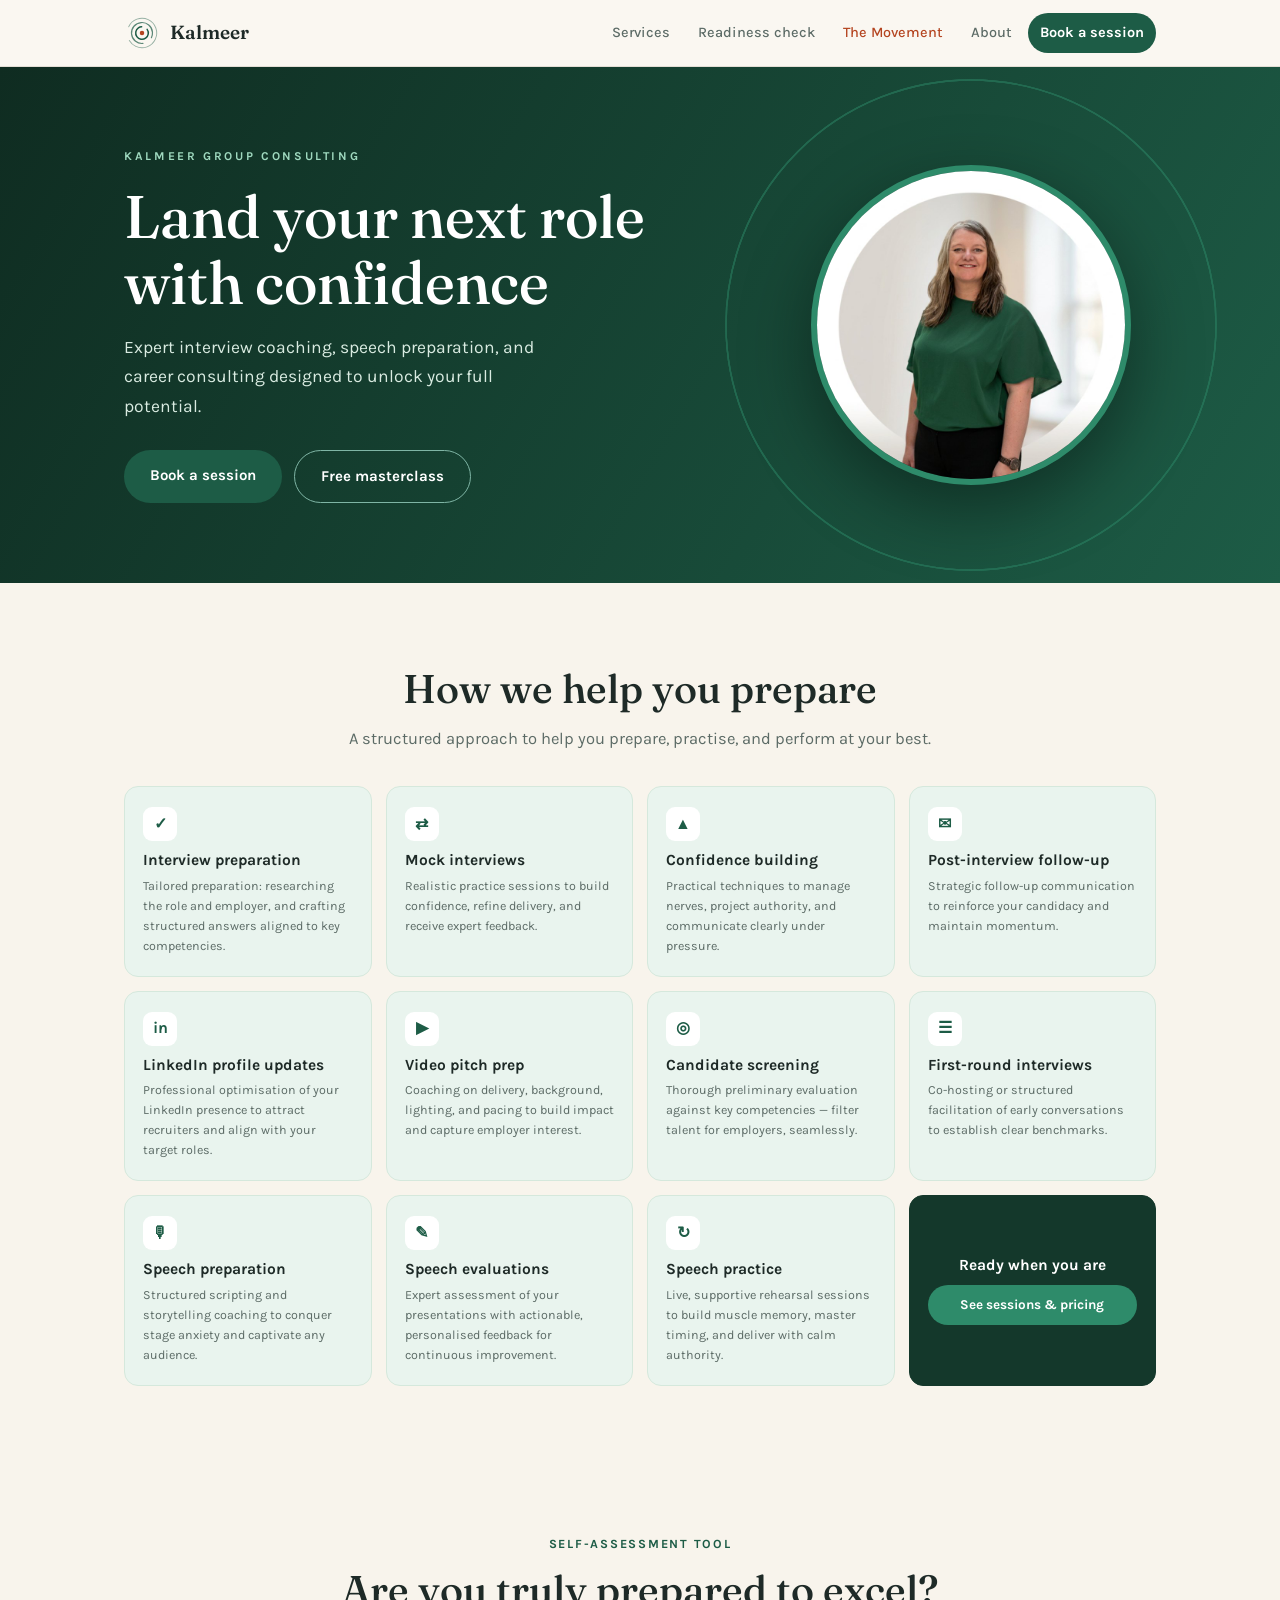
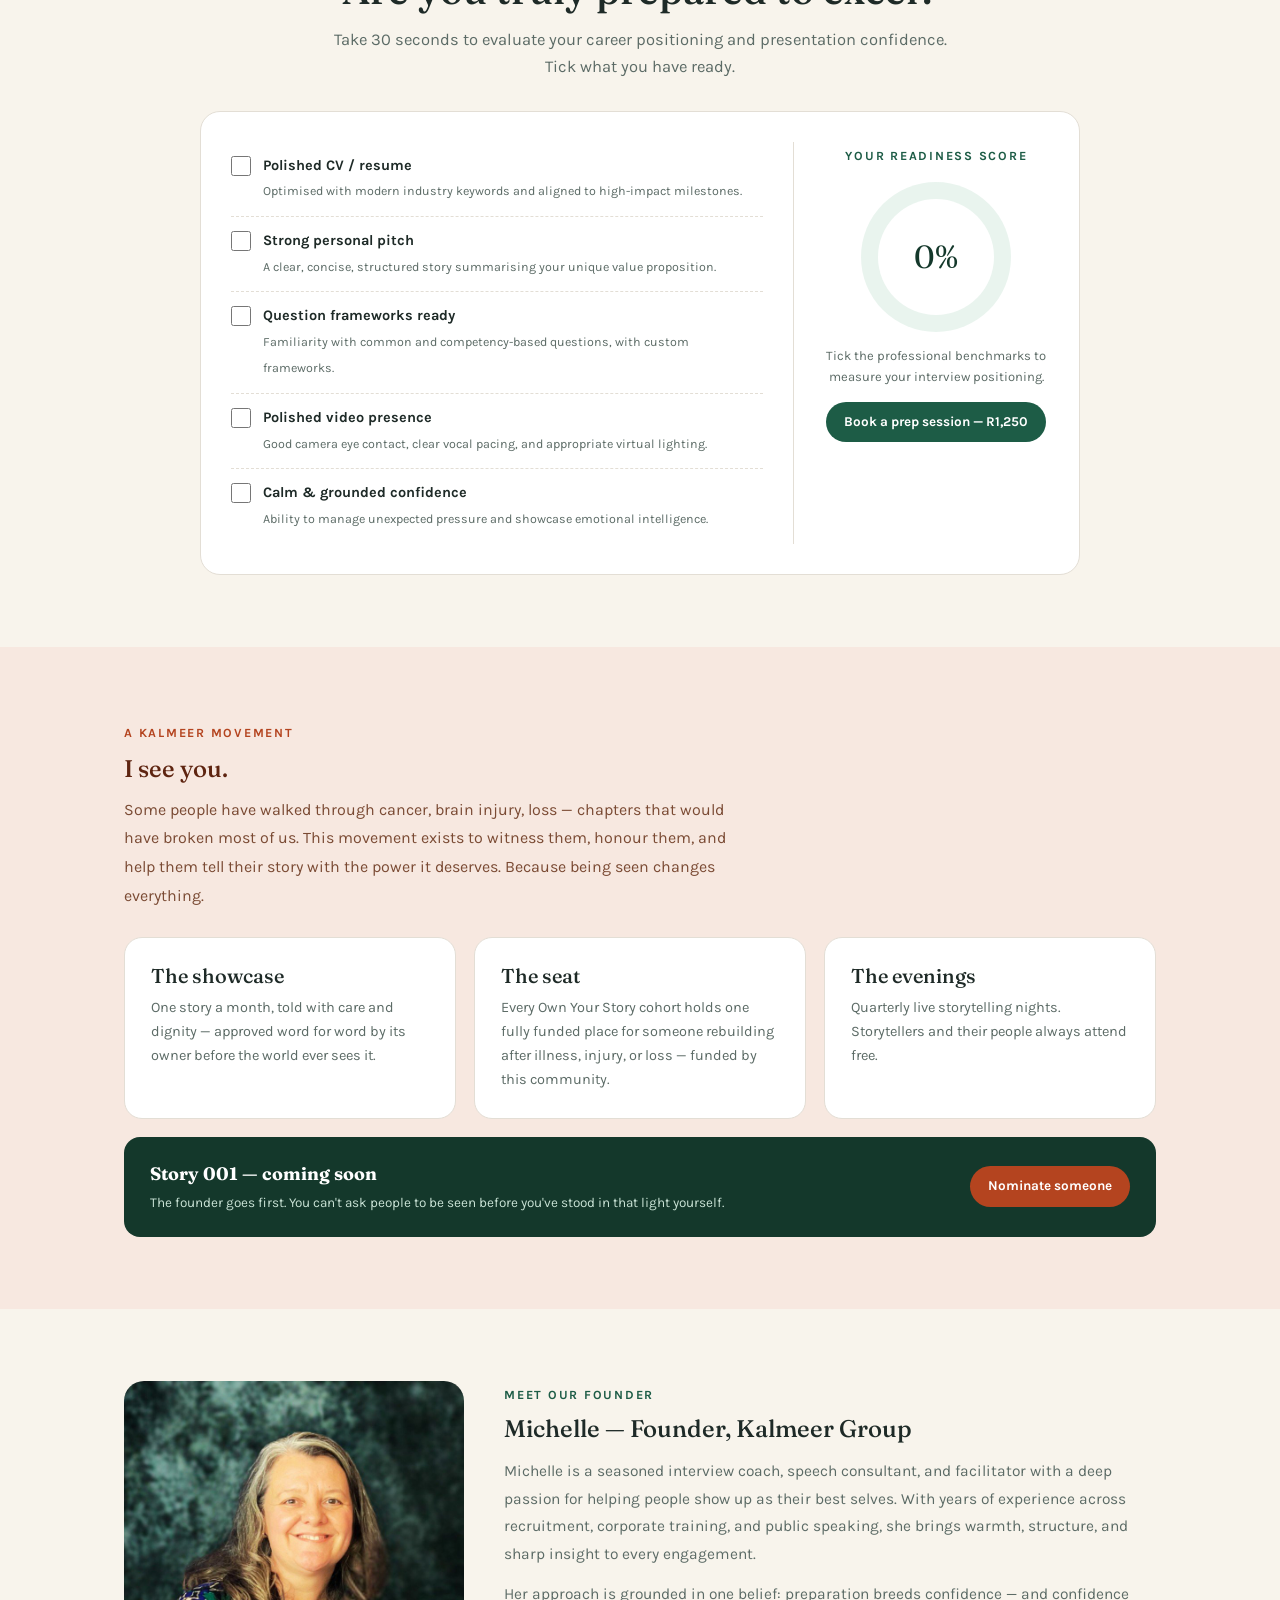
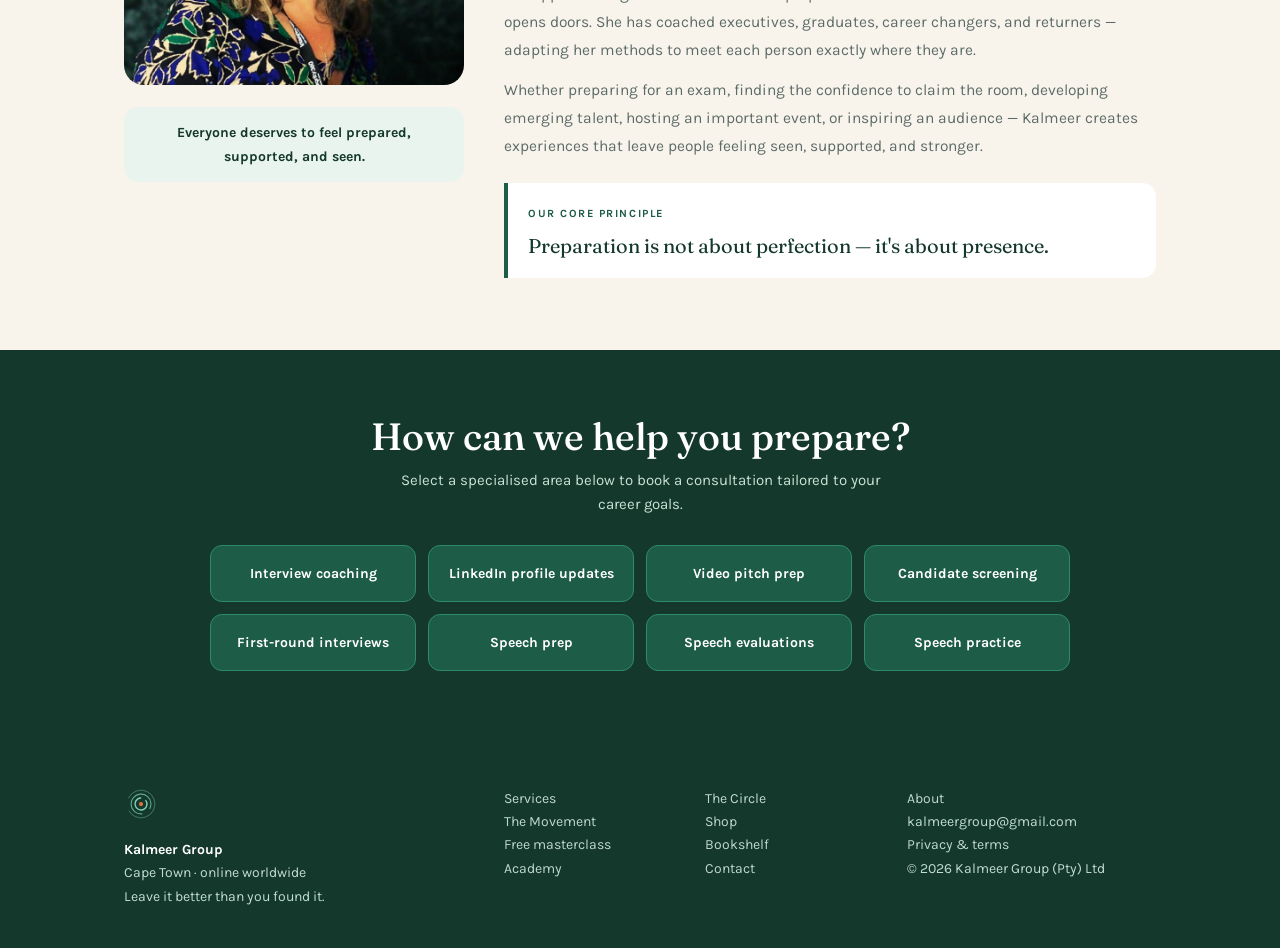
<file: index.html>
<!DOCTYPE html>
<html lang="en">
<head>
<meta charset="UTF-8">
<meta name="viewport" content="width=device-width, initial-scale=1.0">
<title>Kalmeer — Land Your Next Role With Confidence</title>
<meta name="description" content="Expert interview coaching, speech preparation, and career consulting designed to unlock your full potential. Book a session from R1,250. Cape Town, online worldwide.">
<link rel="canonical" href="https://www.kalmeergroup.com/">
<meta property="og:title" content="Kalmeer — Land Your Next Role With Confidence">
<meta property="og:description" content="Expert interview coaching, speech preparation, and career consulting. Preparation is not about perfection — it's about presence.">
<meta property="og:type" content="website">
<meta property="og:url" content="https://www.kalmeergroup.com/">
<meta property="og:image" content="https://www.kalmeergroup.com/michelle-hero.jpg">
<link rel="icon" type="image/svg+xml" href="logo-mark.svg">
<link rel="preconnect" href="https://fonts.googleapis.com">
<link href="https://fonts.googleapis.com/css2?family=Fraunces:opsz,wght@9..144,400;9..144,500;9..144,600&family=Karla:wght@400;500;700&display=swap" rel="stylesheet">
<link rel="stylesheet" href="styles.css">
<style>
.hero5{background:linear-gradient(120deg,#0F2C21,#1D5C46);color:#fff;position:relative;overflow:hidden}
.hero5 .wrap{display:grid;grid-template-columns:1.25fr .75fr;gap:44px;align-items:center;padding-top:80px;padding-bottom:80px;position:relative}
.hero5 .overline{font-size:12px;letter-spacing:.22em;text-transform:uppercase;font-weight:700;color:#9FD9BF;margin-bottom:16px;display:block}
.hero5 h1{font-size:clamp(38px,5.4vw,60px);line-height:1.1;margin:0 0 18px;color:#fff}
.hero5 .lede{font-size:17.5px;color:#D9EBE1;margin:0 0 28px;max-width:440px;line-height:1.7}
.face-wrap{position:relative;display:flex;align-items:center;justify-content:center}
.face-wrap svg{position:absolute;opacity:.5}
.face-wrap svg circle{fill:none;stroke:#2E8B6A;stroke-width:1.4;transform-origin:center;animation:ripple 7s ease-out infinite}
.face-wrap svg circle:nth-child(2){animation-delay:2.3s}
.face-wrap svg circle:nth-child(3){animation-delay:4.6s}
@keyframes ripple{0%{transform:scale(.35);opacity:0}25%{opacity:.8}100%{transform:scale(1.1);opacity:0}}
@media (prefers-reduced-motion:reduce){.face-wrap svg circle{animation:none;opacity:.3}}
.face{width:min(320px,78vw);height:min(320px,78vw);border-radius:50%;object-fit:cover;border:6px solid #2E8B6A;position:relative;box-shadow:0 24px 70px rgba(0,0,0,.4)}
.svc{background:var(--mist);border:1px solid #D5E8DC;border-radius:14px;padding:20px 18px}
.svc h3{font-size:15.5px;margin:10px 0 6px;font-family:'Karla',sans-serif;font-weight:700}
.svc p{font-size:12.5px;color:var(--ink-soft);line-height:1.6;margin:0}
.svc .ic{width:34px;height:34px;border-radius:9px;background:#fff;display:flex;align-items:center;justify-content:center;color:var(--teal);font-size:16px;font-weight:700}
.readiness{background:var(--sand)}
.check-card{background:#fff;border:1px solid var(--line);border-radius:20px;padding:30px;display:grid;grid-template-columns:1.35fr .65fr;gap:30px;max-width:880px;margin:0 auto}
.check-item{display:flex;gap:12px;align-items:flex-start;padding:12px 0;border-bottom:1px dashed var(--line);cursor:pointer}
.check-item input{width:20px;height:20px;margin-top:2px;accent-color:var(--teal);flex:none;cursor:pointer}
.check-item b{display:block;font-size:14.5px}
.check-item span{font-size:12.5px;color:var(--ink-soft);line-height:1.55}
.score-side{text-align:center;border-left:1px solid var(--line);padding-left:30px}
.score-ring{width:150px;height:150px;border-radius:50%;margin:14px auto;display:flex;align-items:center;justify-content:center;background:conic-gradient(var(--teal) 0deg,var(--mist) 0deg)}
.score-ring span{background:#fff;width:116px;height:116px;border-radius:50%;display:flex;align-items:center;justify-content:center;font-family:'Fraunces',serif;font-size:32px;color:var(--deep)}
.founder{display:grid;grid-template-columns:minmax(0,340px) minmax(0,1fr);gap:40px;align-items:start}
.founder img{width:100%;border-radius:20px}
.pullquote{background:var(--mist);border-radius:14px;padding:14px 18px;text-align:center;font-size:14px;font-weight:700;color:var(--deep);margin-top:14px}
.principle{background:#fff;border-left:4px solid var(--teal);border-radius:0 14px 14px 0;padding:16px 20px;margin-top:22px}
.principle .eyebrow{font-size:11px}
.principle p{font-family:'Fraunces',serif;font-size:20px;color:var(--deep);margin:4px 0 0}
.cta-grid{background:var(--deep);color:#fff;text-align:center;padding:64px 0}
.cta-grid h2{color:#fff;font-size:clamp(26px,4vw,38px);margin-bottom:8px}
.cta-grid p{color:#C9E2D5;max-width:520px;margin:0 auto 28px;font-size:15px}
.cta-btns{display:grid;grid-template-columns:repeat(auto-fit,minmax(190px,1fr));gap:12px;max-width:860px;margin:0 auto}
.cta-btns a{background:#1D5C46;border:1px solid #2E8B6A;color:#fff;border-radius:12px;padding:16px 12px;font-size:14px;font-weight:700;text-decoration:none;transition:background .15s}
.cta-btns a:hover{background:#2E8B6A}
@media(max-width:840px){.hero5 .wrap{grid-template-columns:1fr;text-align:center;padding-top:52px;padding-bottom:52px}.hero5 .lede{margin-left:auto;margin-right:auto}.face-wrap{order:-1}.check-card{grid-template-columns:1fr}.score-side{border-left:none;padding-left:0;border-top:1px solid var(--line);padding-top:22px}.founder{grid-template-columns:1fr}.founder img{max-width:340px;margin:0 auto;display:block}}
</style>
<script type="application/ld+json">{"@context":"https://schema.org","@type":"Organization","name":"Kalmeer Group","url":"https://www.kalmeergroup.com","logo":"https://www.kalmeergroup.com/logo-mark.svg","slogan":"Bringing calm to the chaos","description":"Interview coaching, speech preparation, and career consulting. Cape Town based, online worldwide.","address":{"@type":"PostalAddress","addressLocality":"Cape Town","addressCountry":"ZA"},"areaServed":"Worldwide","email":"kalmeergroup@gmail.com"}</script>
</head>
<body>
<nav>
  <div class="nav-inner">
    <a class="logo" href="index.html"><svg width="36" height="36" viewBox="0 0 120 120" aria-hidden="true"><g transform="translate(60,60)"><circle r="7.5" fill="#B4441F"/><circle r="21" fill="none" stroke="#1D5C46" stroke-width="5" stroke-linecap="round" stroke-dasharray="108 24" transform="rotate(-35)"/><circle r="35" fill="none" stroke="#1D5C46" stroke-width="4" stroke-linecap="round" opacity="0.72" stroke-dasharray="183 37" transform="rotate(85)"/><circle r="49" fill="none" stroke="#1D5C46" stroke-width="3" stroke-linecap="round" opacity="0.45" stroke-dasharray="259 49" transform="rotate(205)"/></g></svg><span>Kalmeer</span></a>
    <button class="nav-toggle" aria-label="Menu" onclick="document.querySelector('.nav-links').classList.toggle('open')">☰</button>
    <div class="nav-links">
      <a href="coaching.html">Services</a>
      <a href="#readiness">Readiness check</a>
      <a href="i-see-you.html" class="iseeyou">The Movement</a>
      <a href="about.html">About</a>
      <a class="btn btn-primary btn-small" href="coaching.html">Book a session</a>
    </div>
  </div>
</nav>
<main>

<header class="hero5">
  <div class="wrap">
    <div>
      <span class="overline">Kalmeer Group Consulting</span>
      <h1>Land your next role with confidence</h1>
      <p class="lede">Expert interview coaching, speech preparation, and career consulting designed to unlock your full potential.</p>
      <div style="display:flex;gap:12px;flex-wrap:wrap">
        <a class="btn btn-primary" href="coaching.html">Book a session</a>
        <a class="btn" style="background:transparent;color:#fff;border:1.5px solid #7FB5A5" href="masterclass.html">Free masterclass</a>
      </div>
    </div>
    <div class="face-wrap">
      <svg width="540" height="540" viewBox="0 0 540 540" aria-hidden="true"><circle cx="270" cy="270" r="245"/><circle cx="270" cy="270" r="245"/><circle cx="270" cy="270" r="245"/></svg>
      <img class="face" src="michelle-hero.jpg" alt="Michelle, founder of Kalmeer">
    </div>
  </div>
</header>

<section><div class="wrap">
  <div class="center sec-head" style="margin:0 auto 34px;text-align:center">
    <h2>How we help you prepare</h2>
    <p>A structured approach to help you prepare, practise, and perform at your best.</p>
  </div>
  <div class="grid" style="grid-template-columns:repeat(auto-fit,minmax(200px,1fr));gap:14px">
    <div class="svc"><div class="ic">✓</div><h3>Interview preparation</h3><p>Tailored preparation: researching the role and employer, and crafting structured answers aligned to key competencies.</p></div>
    <div class="svc"><div class="ic">⇄</div><h3>Mock interviews</h3><p>Realistic practice sessions to build confidence, refine delivery, and receive expert feedback.</p></div>
    <div class="svc"><div class="ic">▲</div><h3>Confidence building</h3><p>Practical techniques to manage nerves, project authority, and communicate clearly under pressure.</p></div>
    <div class="svc"><div class="ic">✉</div><h3>Post-interview follow-up</h3><p>Strategic follow-up communication to reinforce your candidacy and maintain momentum.</p></div>
    <div class="svc"><div class="ic">in</div><h3>LinkedIn profile updates</h3><p>Professional optimisation of your LinkedIn presence to attract recruiters and align with your target roles.</p></div>
    <div class="svc"><div class="ic">▶</div><h3>Video pitch prep</h3><p>Coaching on delivery, background, lighting, and pacing to build impact and capture employer interest.</p></div>
    <div class="svc"><div class="ic">◎</div><h3>Candidate screening</h3><p>Thorough preliminary evaluation against key competencies — filter talent for employers, seamlessly.</p></div>
    <div class="svc"><div class="ic">☰</div><h3>First-round interviews</h3><p>Co-hosting or structured facilitation of early conversations to establish clear benchmarks.</p></div>
    <div class="svc"><div class="ic">🎙</div><h3>Speech preparation</h3><p>Structured scripting and storytelling coaching to conquer stage anxiety and captivate any audience.</p></div>
    <div class="svc"><div class="ic">✎</div><h3>Speech evaluations</h3><p>Expert assessment of your presentations with actionable, personalised feedback for continuous improvement.</p></div>
    <div class="svc"><div class="ic">↻</div><h3>Speech practice</h3><p>Live, supportive rehearsal sessions to build muscle memory, master timing, and deliver with calm authority.</p></div>
    <div class="svc" style="background:var(--deep);border-color:var(--deep);display:flex;flex-direction:column;justify-content:center;text-align:center"><h3 style="color:#fff;margin:0 0 10px">Ready when you are</h3><a class="btn btn-primary btn-small" style="background:#2E8B6A" href="coaching.html">See sessions &amp; pricing</a></div>
  </div>
</div></section>

<section class="readiness" id="readiness"><div class="wrap">
  <div class="center sec-head" style="margin:0 auto 30px;text-align:center">
    <span class="eyebrow">Self-assessment tool</span>
    <h2>Are you truly prepared to excel?</h2>
    <p>Take 30 seconds to evaluate your career positioning and presentation confidence. Tick what you have ready.</p>
  </div>
  <div class="check-card">
    <div>
      <label class="check-item"><input type="checkbox" onchange="scoreUp()"><div><b>Polished CV / resume</b><span>Optimised with modern industry keywords and aligned to high-impact milestones.</span></div></label>
      <label class="check-item"><input type="checkbox" onchange="scoreUp()"><div><b>Strong personal pitch</b><span>A clear, concise, structured story summarising your unique value proposition.</span></div></label>
      <label class="check-item"><input type="checkbox" onchange="scoreUp()"><div><b>Question frameworks ready</b><span>Familiarity with common and competency-based questions, with custom frameworks.</span></div></label>
      <label class="check-item"><input type="checkbox" onchange="scoreUp()"><div><b>Polished video presence</b><span>Good camera eye contact, clear vocal pacing, and appropriate virtual lighting.</span></div></label>
      <label class="check-item" style="border-bottom:none"><input type="checkbox" onchange="scoreUp()"><div><b>Calm &amp; grounded confidence</b><span>Ability to manage unexpected pressure and showcase emotional intelligence.</span></div></label>
    </div>
    <div class="score-side">
      <span class="eyebrow">Your readiness score</span>
      <div class="score-ring" id="scoreRing"><span id="scoreVal">0%</span></div>
      <p class="muted" id="scoreMsg" style="font-size:13px;line-height:1.6">Tick the professional benchmarks to measure your interview positioning.</p>
      <a class="btn btn-primary btn-small" style="margin-top:14px" href="https://pay.yoco.com/r/73qxl5" target="_blank" rel="noopener">Book a prep session — R1,250</a>
    </div>
  </div>
</div></section>

<section class="iseeyou-band"><div class="wrap">
  <span class="eyebrow ember">A Kalmeer movement</span>
  <h2 style="color:var(--ember-deep);margin:10px 0 12px">I see you.</h2>
  <p style="color:#7A4A33;max-width:620px;line-height:1.8">Some people have walked through cancer, brain injury, loss — chapters that would have broken most of us. This movement exists to witness them, honour them, and help them tell their story with the power it deserves. Because being seen changes everything.</p>
  <div class="grid grid-3" style="margin-top:26px">
    <div class="card"><h3>The showcase</h3><p>One story a month, told with care and dignity — approved word for word by its owner before the world ever sees it.</p></div>
    <div class="card"><h3>The seat</h3><p>Every Own Your Story cohort holds one fully funded place for someone rebuilding after illness, injury, or loss — funded by this community.</p></div>
    <div class="card"><h3>The evenings</h3><p>Quarterly live storytelling nights. Storytellers and their people always attend free.</p></div>
  </div>
  <div style="background:var(--deep);color:#fff;border-radius:16px;padding:22px 26px;margin-top:18px;display:flex;justify-content:space-between;align-items:center;gap:16px;flex-wrap:wrap">
    <div><strong style="font-family:'Fraunces',serif;font-size:18px">Story 001 — coming soon</strong><p style="color:#C9E2D5;font-size:13.5px;margin-top:4px">The founder goes first. You can't ask people to be seen before you've stood in that light yourself.</p></div>
    <a class="btn btn-ember btn-small" href="i-see-you.html">Nominate someone</a>
  </div>
</div></section>

<!-- TESTIMONIALS: held until real client quotes exist. The mockup's names were template placeholders.
<section><div class="wrap">
  <div class="center sec-head" style="margin:0 auto 30px;text-align:center"><h2>What our clients say</h2><p>Real results from real jobseekers who invested in themselves.</p></div>
  <div class="grid grid-3">
    <div class="card"><p style="font-style:italic">"REAL QUOTE"</p><p style="font-size:13px;margin-top:10px"><strong>Name</strong></p></div>
  </div>
</div></section>
-->

<section><div class="wrap">
  <div class="founder">
    <div>
      <img src="michelle-portrait.jpg" alt="Michelle, founder of Kalmeer Group">
      <div class="pullquote">Everyone deserves to feel prepared, supported, and seen.</div>
    </div>
    <div>
      <span class="eyebrow">Meet our founder</span>
      <h2 style="margin:8px 0 14px">Michelle — Founder, Kalmeer Group</h2>
      <p style="font-size:15.5px;line-height:1.8;color:var(--ink-soft)">Michelle is a seasoned interview coach, speech consultant, and facilitator with a deep passion for helping people show up as their best selves. With years of experience across recruitment, corporate training, and public speaking, she brings warmth, structure, and sharp insight to every engagement.</p>
      <p style="font-size:15.5px;line-height:1.8;color:var(--ink-soft);margin-top:12px">Her approach is grounded in one belief: preparation breeds confidence — and confidence opens doors. She has coached executives, graduates, career changers, and returners — adapting her methods to meet each person exactly where they are.</p>
      <p style="font-size:15.5px;line-height:1.8;color:var(--ink-soft);margin-top:12px">Whether preparing for an exam, finding the confidence to claim the room, developing emerging talent, hosting an important event, or inspiring an audience — Kalmeer creates experiences that leave people feeling seen, supported, and stronger.</p>
      <div class="principle"><span class="eyebrow">Our core principle</span><p>Preparation is not about perfection — it's about presence.</p></div>
    </div>
  </div>
</div></section>

<section class="cta-grid"><div class="wrap">
  <h2>How can we help you prepare?</h2>
  <p>Select a specialised area below to book a consultation tailored to your career goals.</p>
  <div class="cta-btns">
    <a href="coaching.html">Interview coaching</a>
    <a href="coaching.html">LinkedIn profile updates</a>
    <a href="coaching.html">Video pitch prep</a>
    <a href="contact.html">Candidate screening</a>
    <a href="contact.html">First-round interviews</a>
    <a href="coaching.html">Speech prep</a>
    <a href="coaching.html">Speech evaluations</a>
    <a href="coaching.html">Speech practice</a>
  </div>
</div></section>

</main>
<footer>
  <div class="wrap foot-grid">
    <div><svg width="34" height="34" viewBox="0 0 120 120" aria-hidden="true"><g transform="translate(60,60)"><circle r="7.5" fill="#E0703F"/><circle r="21" fill="none" stroke="#7FD1B4" stroke-width="5" stroke-linecap="round" stroke-dasharray="108 24" transform="rotate(-35)"/><circle r="35" fill="none" stroke="#7FD1B4" stroke-width="4" stroke-linecap="round" opacity="0.72" stroke-dasharray="183 37" transform="rotate(85)"/><circle r="49" fill="none" stroke="#7FD1B4" stroke-width="3" stroke-linecap="round" opacity="0.45" stroke-dasharray="259 49" transform="rotate(205)"/></g></svg><p style="margin-top:10px"><strong style="color:#fff">Kalmeer Group</strong><br>Cape Town · online worldwide<br>Leave it better than you found it.</p></div>
    <div><p><a href="coaching.html">Services</a><br><a href="i-see-you.html">The Movement</a><br><a href="masterclass.html">Free masterclass</a><br><a href="academy.html">Academy</a></p></div>
    <div><p><a href="circle.html">The Circle</a><br><a href="shop.html">Shop</a><br><a href="bookshelf.html">Bookshelf</a><br><a href="contact.html">Contact</a></p></div>
    <div><p><a href="about.html">About</a><br>kalmeergroup@gmail.com<br><a href="privacy.html">Privacy &amp; terms</a><br>&copy; 2026 Kalmeer Group (Pty) Ltd</p></div>
  </div>
</footer>
<script>
let done=0;
function scoreUp(){
  done=document.querySelectorAll('.check-item input:checked').length;
  const pct=done*20;
  document.getElementById('scoreVal').textContent=pct+'%';
  document.getElementById('scoreRing').style.background=`conic-gradient(var(--teal) ${pct*3.6}deg, var(--mist) 0deg)`;
  const msg=document.getElementById('scoreMsg');
  if(pct===100)msg.textContent='Fully benchmarked — a session will sharpen the edge that wins offers.';
  else if(pct>=60)msg.textContent='Solid base. The gaps you left unticked are exactly what a prep session fixes.';
  else if(pct>0)msg.textContent='Honest start. Every unticked box is a coachable gap — none of them take long to close.';
  else msg.textContent='Tick the professional benchmarks to measure your interview positioning.';
}
</script>
</body>
</html>
</file>
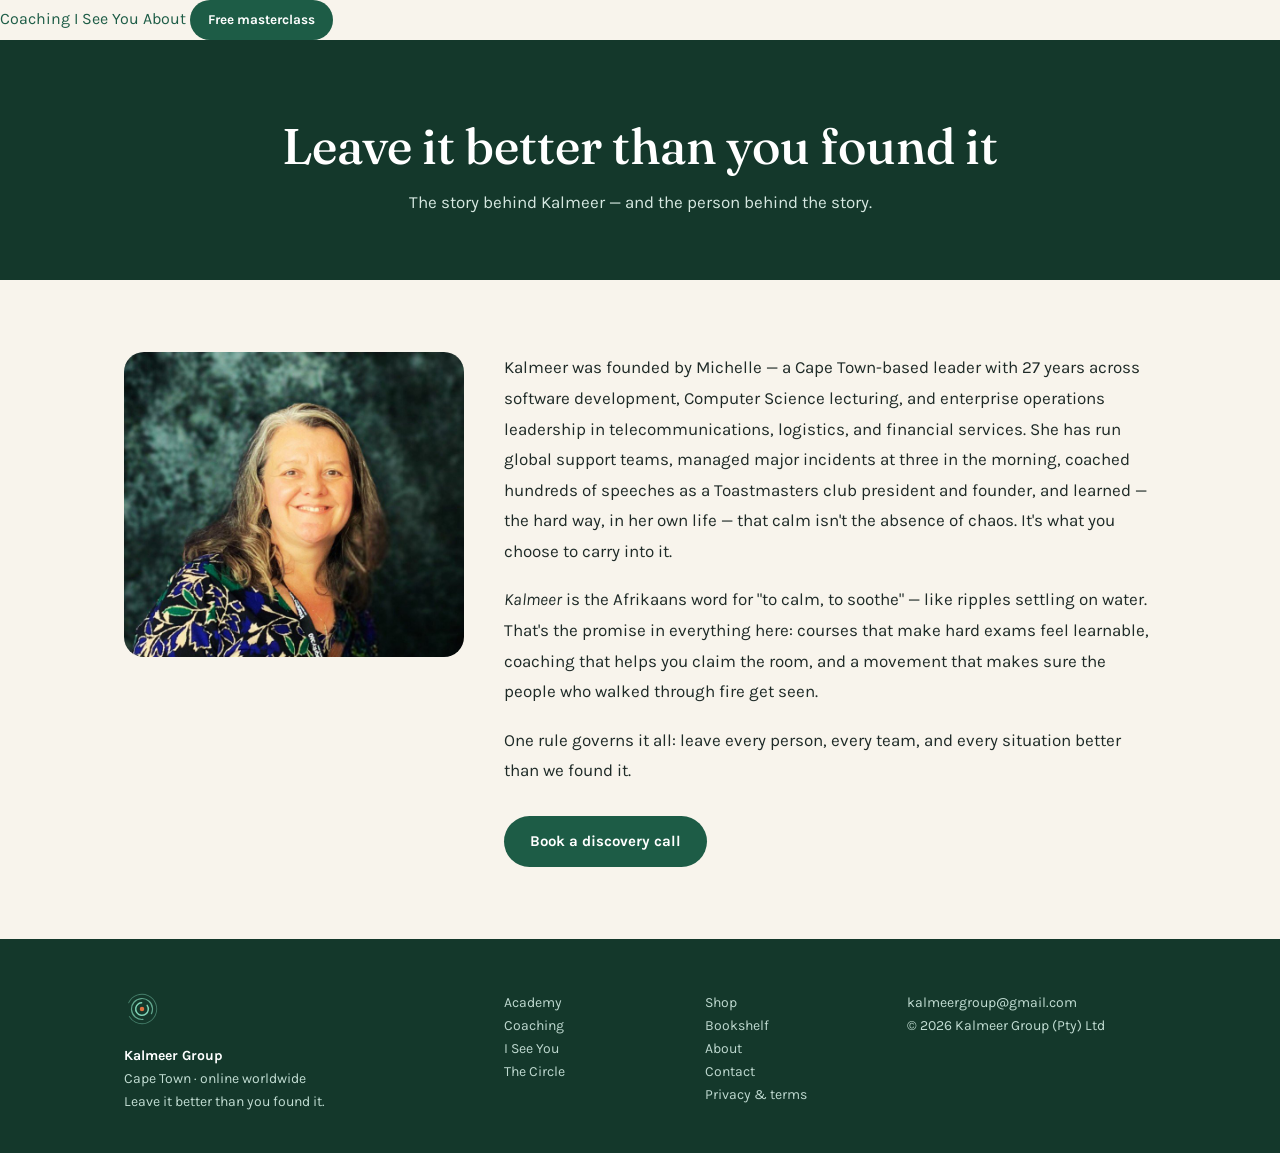
<file: about.html>
<!DOCTYPE html>
<html lang="en">
<head>
<meta charset="UTF-8">
<meta name="viewport" content="width=device-width, initial-scale=1.0">
<title>About Kalmeer Group</title>
<meta name="description" content="27 years of operations leadership, teaching, and speaking craft — and the promise to leave it better than we found it.">
<link rel="canonical" href="https://www.kalmeergroup.com/about.html">
<meta property="og:title" content="About Kalmeer Group">
<meta property="og:description" content="27 years of operations leadership, teaching, and speaking craft — and the promise to leave it better than we found it.">
<meta property="og:type" content="website">
<meta property="og:url" content="https://www.kalmeergroup.com/about.html">
<meta property="og:image" content="https://www.kalmeergroup.com/logo-mark.svg">
<meta name="twitter:card" content="summary">
<link rel="icon" type="image/svg+xml" href="logo-mark.svg">
<link rel="preconnect" href="https://fonts.googleapis.com">
<link href="https://fonts.googleapis.com/css2?family=Fraunces:opsz,wght@9..144,400;9..144,500;9..144,600&family=Karla:wght@400;500;700&display=swap" rel="stylesheet">
<link rel="stylesheet" href="styles.css">
<script type="application/ld+json">{"@context": "https://schema.org", "@type": "Organization", "name": "Kalmeer Group", "url": "https://www.kalmeergroup.com", "logo": "https://www.kalmeergroup.com/logo-mark.svg", "slogan": "Bringing calm to the chaos", "description": "Coaching, courses, and community for careers, communication, and confidence. Cape Town based, online worldwide.", "address": {"@type": "PostalAddress", "addressLocality": "Cape Town", "addressCountry": "ZA"}, "areaServed": "Worldwide", "email": "kalmeergroup@gmail.com"}</script>
<script type="application/ld+json">{"@context": "https://schema.org", "@type": "Person", "name": "Michelle", "jobTitle": "Founder, Kalmeer Group", "worksFor": {"@type": "Organization", "name": "Kalmeer Group", "url": "https://www.kalmeergroup.com"}, "knowsAbout": ["career coaching", "public speaking", "communication coaching", "leadership"], "address": {"@type": "PostalAddress", "addressLocality": "Cape Town", "addressCountry": "ZA"}}</script>
      <a href="coaching.html">Coaching</a>
      <a href="i-see-you.html" class="iseeyou">I See You</a>
      <a href="about.html" class="active">About</a>
      <a class="btn btn-primary btn-small" href="masterclass.html">Free masterclass</a>
    </div>
  </div>
</nav>
<main>

<header class="page-head"><div class="wrap"><h1>Leave it better than you found it</h1>
<p>The story behind Kalmeer — and the person behind the story.</p></div></header>
<section><div class="wrap" style="display:grid;grid-template-columns:minmax(0,340px) minmax(0,1fr);gap:40px;align-items:start">
 <img src="michelle-portrait.jpg" alt="Portrait of Michelle, founder of Kalmeer Group" style="width:100%;border-radius:20px;position:sticky;top:90px">
 <div>
 <p style="font-size:17px;line-height:1.8">Kalmeer was founded by Michelle — a Cape Town-based leader with 27 years across software development, Computer Science lecturing, and enterprise operations leadership in telecommunications, logistics, and financial services. She has run global support teams, managed major incidents at three in the morning, coached hundreds of speeches as a Toastmasters club president and founder, and learned — the hard way, in her own life — that calm isn't the absence of chaos. It's what you choose to carry into it.</p>
 <p style="font-size:17px;line-height:1.8;margin-top:18px"><em>Kalmeer</em> is the Afrikaans word for "to calm, to soothe" — like ripples settling on water. That's the promise in everything here: courses that make hard exams feel learnable, coaching that helps you claim the room, and a movement that makes sure the people who walked through fire get seen.</p>
 <p style="font-size:17px;line-height:1.8;margin-top:18px">One rule governs it all: leave every person, every team, and every situation better than we found it.</p>
 <div style="margin-top:30px"><a class="btn btn-primary" href="contact.html">Book a discovery call</a></div>
</div>
</div></section>

</main>
<footer>
  <div class="wrap foot-grid">
    <div><svg width="36" height="36" viewBox="0 0 120 120" aria-hidden="true"><g transform="translate(60,60)"><circle r="7.5" fill="#E0703F"/><circle r="21" fill="none" stroke="#7FD1B4" stroke-width="5" stroke-linecap="round" stroke-dasharray="108 24" transform="rotate(-35)"/><circle r="35" fill="none" stroke="#7FD1B4" stroke-width="4" stroke-linecap="round" opacity="0.72" stroke-dasharray="183 37" transform="rotate(85)"/><circle r="49" fill="none" stroke="#7FD1B4" stroke-width="3" stroke-linecap="round" opacity="0.45" stroke-dasharray="259 49" transform="rotate(205)"/></g></svg><p style="margin-top:10px"><strong style="color:#fff">Kalmeer Group</strong><br>Cape Town &middot; online worldwide<br>Leave it better than you found it.</p></div>
    <div><p><a href="academy.html">Academy</a><br><a href="coaching.html">Coaching</a><br><a href="i-see-you.html">I See You</a><br><a href="circle.html">The Circle</a></p></div>
    <div><p><a href="shop.html">Shop</a><br><a href="bookshelf.html">Bookshelf</a><br><a href="about.html">About</a><br><a href="contact.html">Contact</a><br><a href="privacy.html">Privacy &amp; terms</a></p></div>
    <div><p>kalmeergroup@gmail.com<br>&copy; 2026 Kalmeer Group (Pty) Ltd</p></div>
  </div>
</footer>
<script src="site.js"></script>
</body>
</html>
</file>
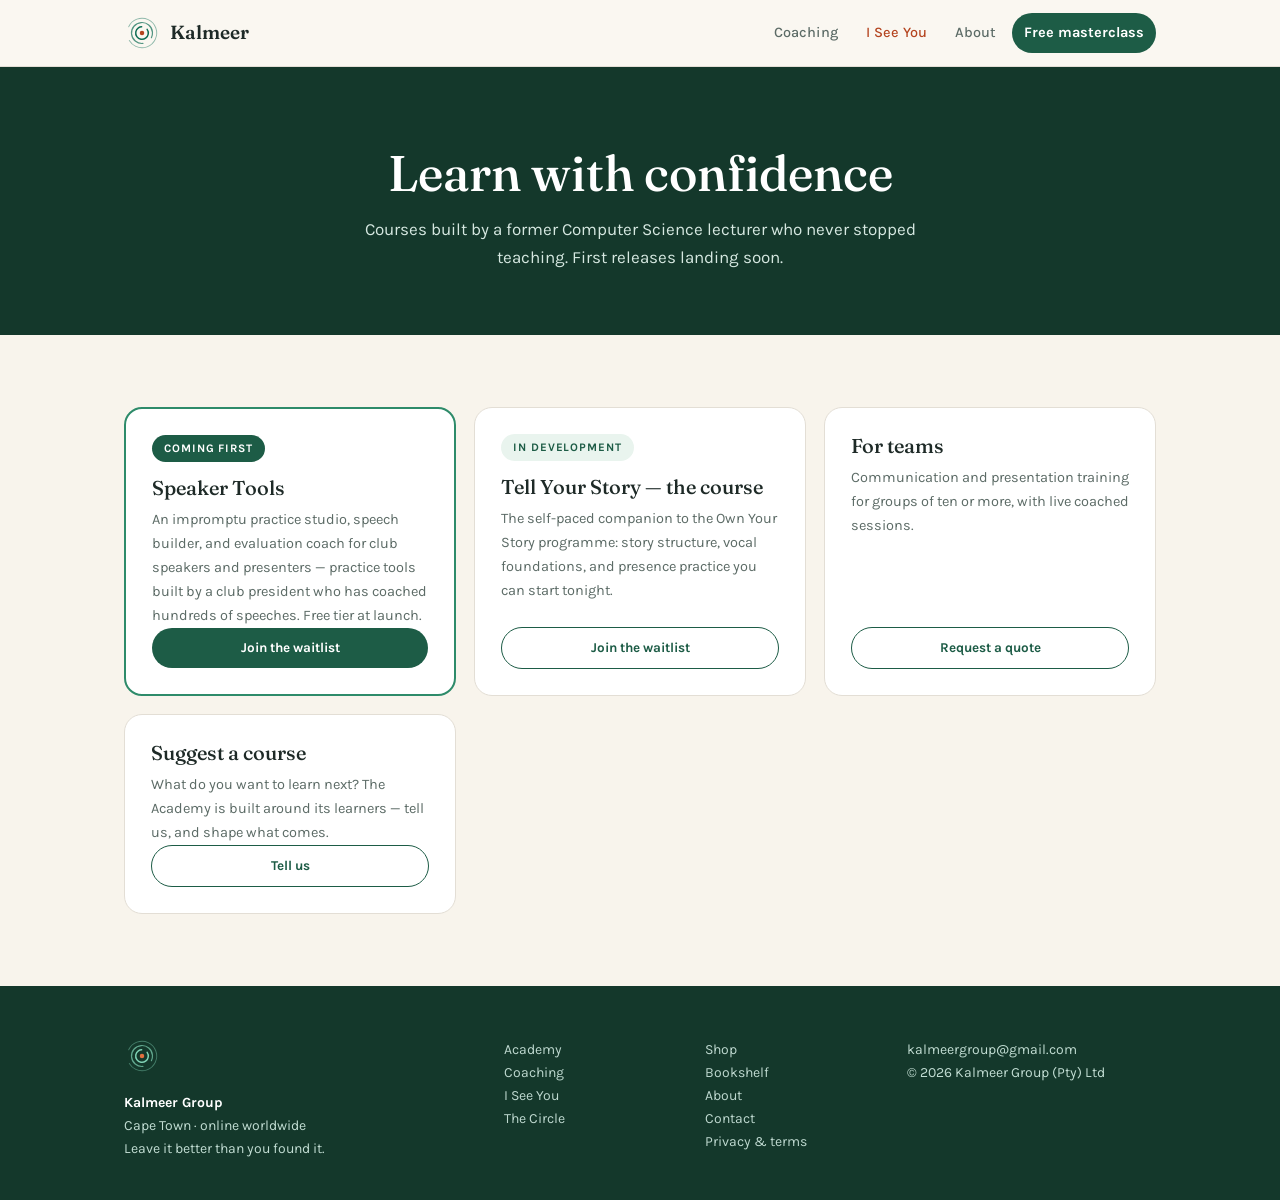
<file: academy.html>
<!DOCTYPE html>
<html lang="en">
<head>
<meta charset="UTF-8">
<meta name="viewport" content="width=device-width, initial-scale=1.0">
<title>Kalmeer Academy — Courses for Voice, Story &amp; Career</title>
<meta name="description" content="Self-paced courses for speaking, storytelling, and career momentum — built by a former lecturer and club-president speaking coach. First releases coming soon.">
<link rel="canonical" href="https://www.kalmeergroup.com/academy.html">
<meta property="og:title" content="Kalmeer Academy — Courses for Voice, Story &amp; Career">
<meta property="og:description" content="Self-paced courses for speaking, storytelling, and career momentum — launching soon.">
<meta property="og:type" content="website">
<meta property="og:url" content="https://www.kalmeergroup.com/academy.html">
<meta property="og:image" content="https://www.kalmeergroup.com/logo-mark.svg">
<meta name="twitter:card" content="summary">
<link rel="icon" type="image/svg+xml" href="logo-mark.svg">
<link rel="preconnect" href="https://fonts.googleapis.com">
<link href="https://fonts.googleapis.com/css2?family=Fraunces:opsz,wght@9..144,400;9..144,500;9..144,600&family=Karla:wght@400;500;700&display=swap" rel="stylesheet">
<link rel="stylesheet" href="styles.css">
<script type="application/ld+json">{"@context": "https://schema.org", "@type": "Organization", "name": "Kalmeer Group", "url": "https://www.kalmeergroup.com", "logo": "https://www.kalmeergroup.com/logo-mark.svg", "slogan": "Bringing calm to the chaos", "description": "Coaching, courses, and community for careers, communication, and confidence. Cape Town based, online worldwide.", "address": {"@type": "PostalAddress", "addressLocality": "Cape Town", "addressCountry": "ZA"}, "areaServed": "Worldwide", "email": "kalmeergroup@gmail.com"}</script>
</head>
<body>
<nav>
  <div class="nav-inner">
    <a class="logo" href="index.html"><svg width="36" height="36" viewBox="0 0 120 120" aria-hidden="true"><g transform="translate(60,60)"><circle r="7.5" fill="#B4441F"/><circle r="21" fill="none" stroke="#0F6E56" stroke-width="5" stroke-linecap="round" stroke-dasharray="108 24" transform="rotate(-35)"/><circle r="35" fill="none" stroke="#0F6E56" stroke-width="4" stroke-linecap="round" opacity="0.72" stroke-dasharray="183 37" transform="rotate(85)"/><circle r="49" fill="none" stroke="#0F6E56" stroke-width="3" stroke-linecap="round" opacity="0.45" stroke-dasharray="259 49" transform="rotate(205)"/></g></svg><span>Kalmeer</span></a>
    <button class="nav-toggle" aria-label="Menu" onclick="document.querySelector('.nav-links').classList.toggle('open')">☰</button>
    <div class="nav-links">
      <a href="coaching.html">Coaching</a>
      <a href="i-see-you.html" class="iseeyou">I See You</a>
      <a href="about.html">About</a>
      <a class="btn btn-primary btn-small" href="masterclass.html">Free masterclass</a>
    </div>
  </div>
</nav>
<main>

<header class="page-head"><div class="wrap"><h1>Learn with confidence</h1>
<p>Courses built by a former Computer Science lecturer who never stopped teaching. First releases landing soon.</p></div></header>
<section><div class="wrap">
 <div class="grid grid-2">
  <div class="card signature"><span class="tag">Coming first</span><h3>Speaker Tools</h3>
   <p>An impromptu practice studio, speech builder, and evaluation coach for club speakers and presenters — practice tools built by a club president who has coached hundreds of speeches. Free tier at launch.</p>
   <a class="btn btn-primary btn-small" href="contact.html">Join the waitlist</a></div>
  <div class="card"><span class="tag">In development</span><h3>Tell Your Story — the course</h3>
   <p>The self-paced companion to the Own Your Story programme: story structure, vocal foundations, and presence practice you can start tonight.</p>
   <a class="btn btn-ghost btn-small" href="contact.html">Join the waitlist</a></div>
  <div class="card"><h3>For teams</h3><p>Communication and presentation training for groups of ten or more, with live coached sessions.</p><a class="btn btn-ghost btn-small" href="contact.html">Request a quote</a></div>
  <div class="card"><h3>Suggest a course</h3><p>What do you want to learn next? The Academy is built around its learners — tell us, and shape what comes.</p><a class="btn btn-ghost btn-small" href="contact.html">Tell us</a></div>
 </div>
</div></section>

</main>
<footer>
  <div class="wrap foot-grid">
    <div><svg width="36" height="36" viewBox="0 0 120 120" aria-hidden="true"><g transform="translate(60,60)"><circle r="7.5" fill="#E0703F"/><circle r="21" fill="none" stroke="#7FD1B4" stroke-width="5" stroke-linecap="round" stroke-dasharray="108 24" transform="rotate(-35)"/><circle r="35" fill="none" stroke="#7FD1B4" stroke-width="4" stroke-linecap="round" opacity="0.72" stroke-dasharray="183 37" transform="rotate(85)"/><circle r="49" fill="none" stroke="#7FD1B4" stroke-width="3" stroke-linecap="round" opacity="0.45" stroke-dasharray="259 49" transform="rotate(205)"/></g></svg><p style="margin-top:10px"><strong style="color:#fff">Kalmeer Group</strong><br>Cape Town &middot; online worldwide<br>Leave it better than you found it.</p></div>
    <div><p><a href="academy.html">Academy</a><br><a href="coaching.html">Coaching</a><br><a href="i-see-you.html">I See You</a><br><a href="circle.html">The Circle</a></p></div>
    <div><p><a href="shop.html">Shop</a><br><a href="bookshelf.html">Bookshelf</a><br><a href="about.html">About</a><br><a href="contact.html">Contact</a><br><a href="privacy.html">Privacy &amp; terms</a></p></div>
    <div><p>kalmeergroup@gmail.com<br>&copy; 2026 Kalmeer Group (Pty) Ltd</p></div>
  </div>
</footer>
<script src="site.js"></script>
</body>
</html>
</file>
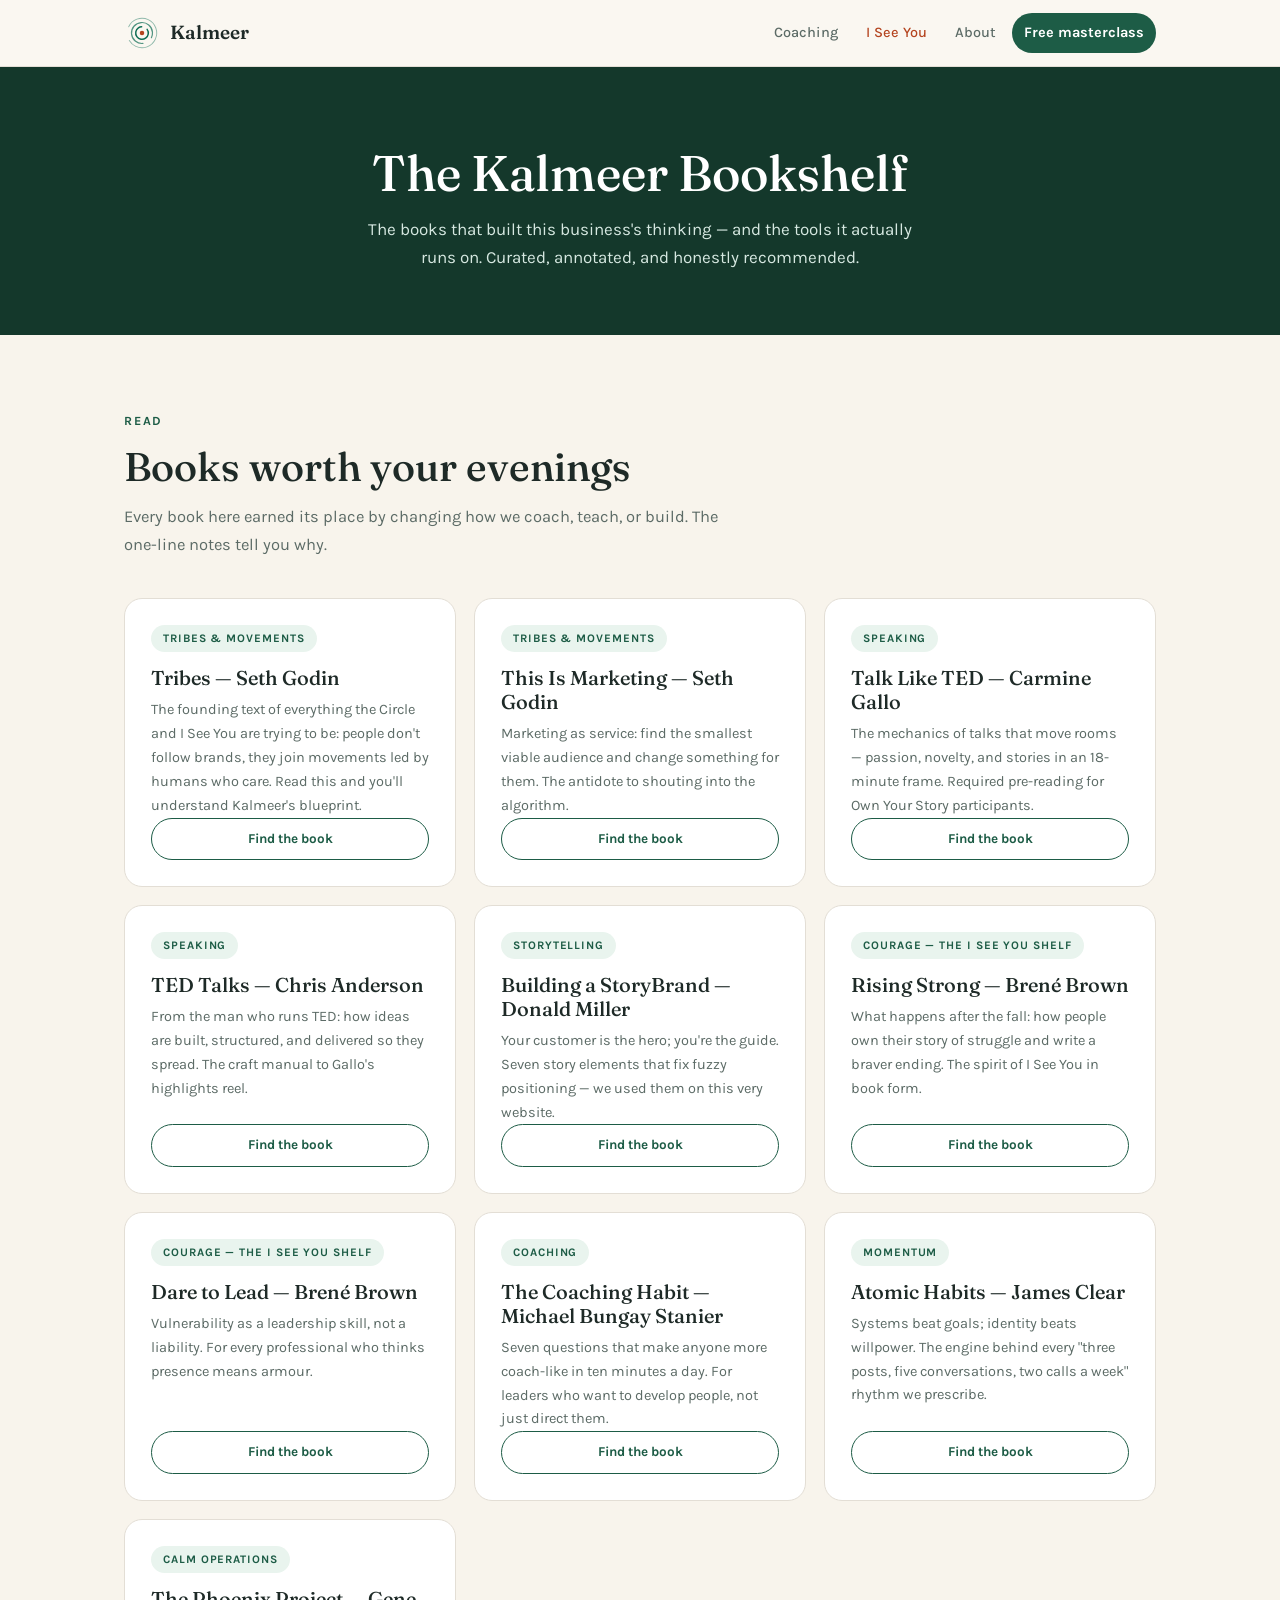
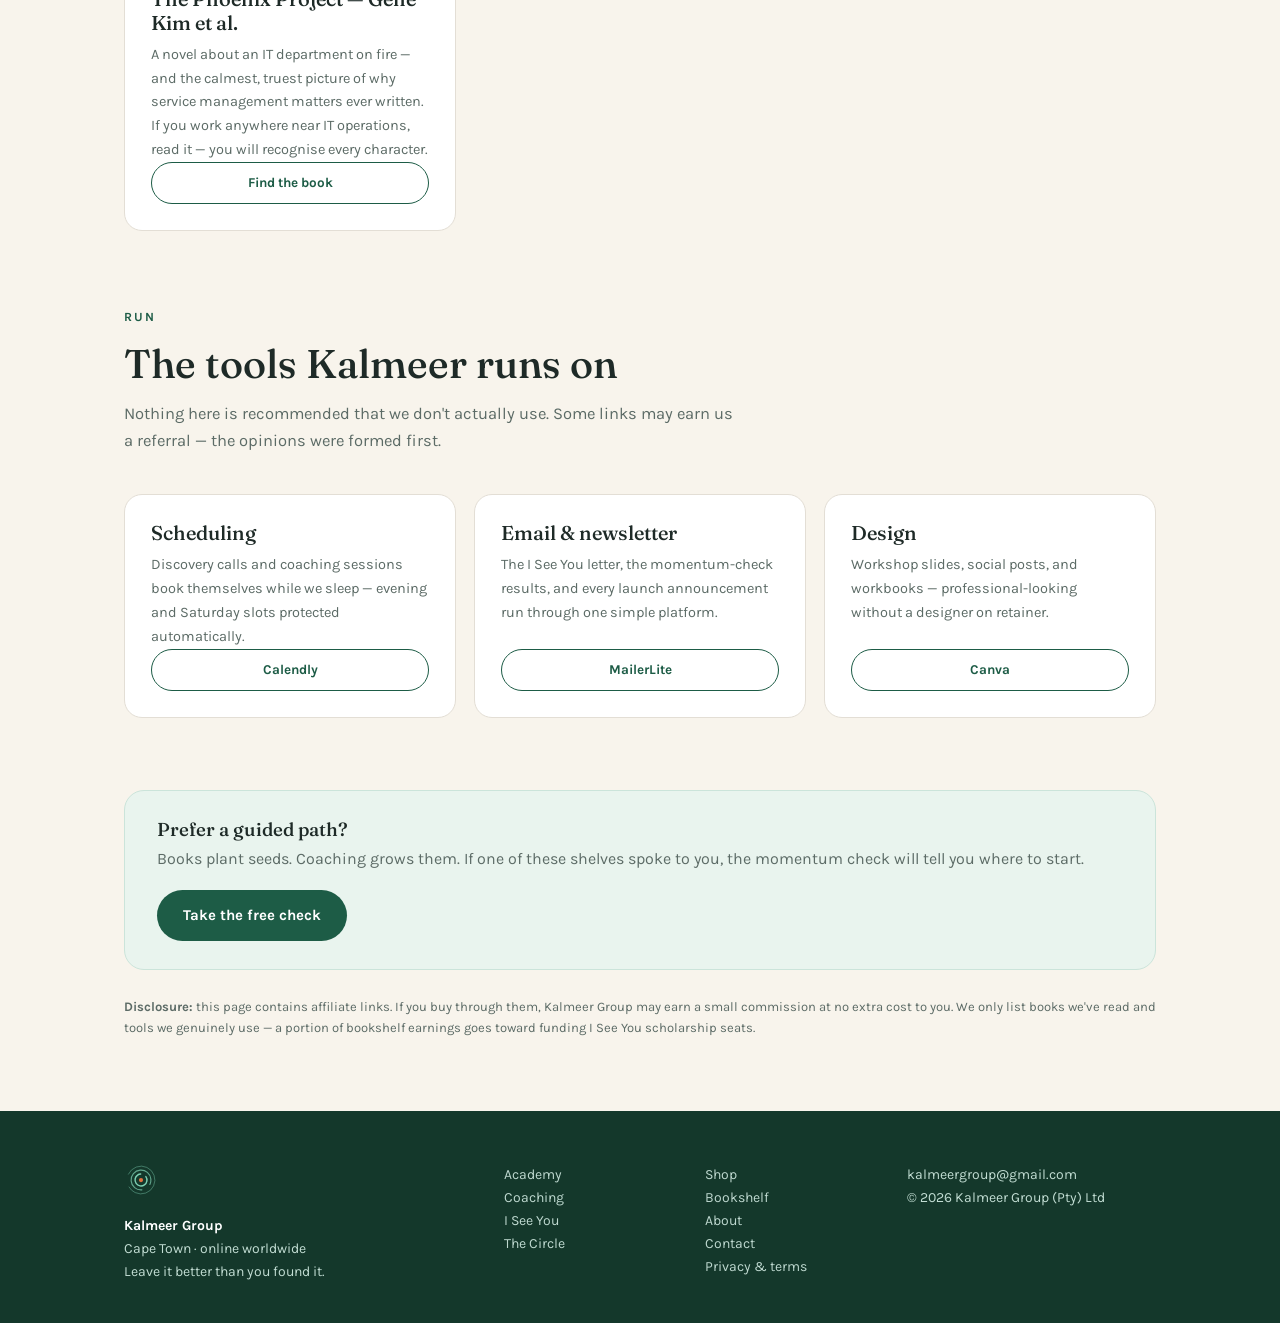
<file: bookshelf.html>
<!DOCTYPE html>
<html lang="en">
<head>
<meta charset="UTF-8">
<meta name="viewport" content="width=device-width, initial-scale=1.0">
<title>The Kalmeer Bookshelf — Books & Tools We Actually Use</title>
<meta name="description" content="The books that built Kalmeer's thinking on tribes, storytelling, speaking, and calm operations — and the tools the business actually runs on.">
<link rel="canonical" href="https://www.kalmeergroup.com/bookshelf.html">
<meta property="og:title" content="The Kalmeer Bookshelf">
<meta property="og:description" content="Curated books and tools for careers, communication, and calm operations.">
<meta property="og:type" content="website">
<link rel="icon" type="image/svg+xml" href="logo-mark.svg">
<link rel="preconnect" href="https://fonts.googleapis.com">
<link href="https://fonts.googleapis.com/css2?family=Fraunces:opsz,wght@9..144,400;9..144,500;9..144,600&family=Karla:wght@400;500;700&display=swap" rel="stylesheet">
<link rel="stylesheet" href="styles.css">
</head>
<body>
<nav>
  <div class="nav-inner">
    <a class="logo" href="index.html"><svg width="36" height="36" viewBox="0 0 120 120" aria-hidden="true"><g transform="translate(60,60)"><circle r="7.5" fill="#B4441F"/><circle r="21" fill="none" stroke="#0F6E56" stroke-width="5" stroke-linecap="round" stroke-dasharray="108 24" transform="rotate(-35)"/><circle r="35" fill="none" stroke="#0F6E56" stroke-width="4" stroke-linecap="round" opacity="0.72" stroke-dasharray="183 37" transform="rotate(85)"/><circle r="49" fill="none" stroke="#0F6E56" stroke-width="3" stroke-linecap="round" opacity="0.45" stroke-dasharray="259 49" transform="rotate(205)"/></g></svg><span>Kalmeer</span></a>
    <button class="nav-toggle" aria-label="Menu" onclick="document.querySelector('.nav-links').classList.toggle('open')">☰</button>
    <div class="nav-links">
      <a href="coaching.html">Coaching</a>
      <a href="i-see-you.html" class="iseeyou">I See You</a>
      <a href="about.html">About</a>
      <a class="btn btn-primary btn-small" href="masterclass.html">Free masterclass</a>
    </div>
  </div>
</nav>
<main>
<header class="page-head"><div class="wrap"><h1>The Kalmeer Bookshelf</h1>
<p>The books that built this business's thinking — and the tools it actually runs on. Curated, annotated, and honestly recommended.</p></div></header>

<section><div class="wrap">
  <div class="sec-head"><span class="eyebrow">Read</span><h2>Books worth your evenings</h2>
  <p>Every book here earned its place by changing how we coach, teach, or build. The one-line notes tell you why.</p></div>
  <div class="grid grid-2">

    <div class="card"><span class="tag">Tribes &amp; movements</span><h3>Tribes — Seth Godin</h3>
      <p>The founding text of everything the Circle and I See You are trying to be: people don't follow brands, they join movements led by humans who care. Read this and you'll understand Kalmeer's blueprint.</p>
      <a class="btn btn-ghost btn-small" href="#AFFILIATE-LINK-TODO" target="_blank" rel="noopener sponsored">Find the book</a></div>

    <div class="card"><span class="tag">Tribes &amp; movements</span><h3>This Is Marketing — Seth Godin</h3>
      <p>Marketing as service: find the smallest viable audience and change something for them. The antidote to shouting into the algorithm.</p>
      <a class="btn btn-ghost btn-small" href="#AFFILIATE-LINK-TODO" target="_blank" rel="noopener sponsored">Find the book</a></div>

    <div class="card"><span class="tag">Speaking</span><h3>Talk Like TED — Carmine Gallo</h3>
      <p>The mechanics of talks that move rooms — passion, novelty, and stories in an 18-minute frame. Required pre-reading for Own Your Story participants.</p>
      <a class="btn btn-ghost btn-small" href="#AFFILIATE-LINK-TODO" target="_blank" rel="noopener sponsored">Find the book</a></div>

    <div class="card"><span class="tag">Speaking</span><h3>TED Talks — Chris Anderson</h3>
      <p>From the man who runs TED: how ideas are built, structured, and delivered so they spread. The craft manual to Gallo's highlights reel.</p>
      <a class="btn btn-ghost btn-small" href="#AFFILIATE-LINK-TODO" target="_blank" rel="noopener sponsored">Find the book</a></div>

    <div class="card"><span class="tag">Storytelling</span><h3>Building a StoryBrand — Donald Miller</h3>
      <p>Your customer is the hero; you're the guide. Seven story elements that fix fuzzy positioning — we used them on this very website.</p>
      <a class="btn btn-ghost btn-small" href="#AFFILIATE-LINK-TODO" target="_blank" rel="noopener sponsored">Find the book</a></div>

    <div class="card"><span class="tag">Courage — the I See You shelf</span><h3>Rising Strong — Brené Brown</h3>
      <p>What happens after the fall: how people own their story of struggle and write a braver ending. The spirit of I See You in book form.</p>
      <a class="btn btn-ghost btn-small" href="#AFFILIATE-LINK-TODO" target="_blank" rel="noopener sponsored">Find the book</a></div>

    <div class="card"><span class="tag">Courage — the I See You shelf</span><h3>Dare to Lead — Brené Brown</h3>
      <p>Vulnerability as a leadership skill, not a liability. For every professional who thinks presence means armour.</p>
      <a class="btn btn-ghost btn-small" href="#AFFILIATE-LINK-TODO" target="_blank" rel="noopener sponsored">Find the book</a></div>

    <div class="card"><span class="tag">Coaching</span><h3>The Coaching Habit — Michael Bungay Stanier</h3>
      <p>Seven questions that make anyone more coach-like in ten minutes a day. For leaders who want to develop people, not just direct them.</p>
      <a class="btn btn-ghost btn-small" href="#AFFILIATE-LINK-TODO" target="_blank" rel="noopener sponsored">Find the book</a></div>

    <div class="card"><span class="tag">Momentum</span><h3>Atomic Habits — James Clear</h3>
      <p>Systems beat goals; identity beats willpower. The engine behind every "three posts, five conversations, two calls a week" rhythm we prescribe.</p>
      <a class="btn btn-ghost btn-small" href="#AFFILIATE-LINK-TODO" target="_blank" rel="noopener sponsored">Find the book</a></div>

    <div class="card"><span class="tag">Calm operations</span><h3>The Phoenix Project — Gene Kim et al.</h3>
      <p>A novel about an IT department on fire — and the calmest, truest picture of why service management matters ever written. If you work anywhere near IT operations, read it — you will recognise every character.</p>
      <a class="btn btn-ghost btn-small" href="#AFFILIATE-LINK-TODO" target="_blank" rel="noopener sponsored">Find the book</a></div>

  </div>
</div></section>

<section style="padding-top:0"><div class="wrap">
  <div class="sec-head"><span class="eyebrow">Run</span><h2>The tools Kalmeer runs on</h2>
  <p>Nothing here is recommended that we don't actually use. Some links may earn us a referral — the opinions were formed first.</p></div>
  <div class="grid grid-3">
    <div class="card"><h3>Scheduling</h3><p>Discovery calls and coaching sessions book themselves while we sleep — evening and Saturday slots protected automatically.</p><a class="btn btn-ghost btn-small" href="#AFFILIATE-LINK-TODO" target="_blank" rel="noopener sponsored">Calendly</a></div>
    <div class="card"><h3>Email &amp; newsletter</h3><p>The I See You letter, the momentum-check results, and every launch announcement run through one simple platform.</p><a class="btn btn-ghost btn-small" href="#AFFILIATE-LINK-TODO" target="_blank" rel="noopener sponsored">MailerLite</a></div>
    <div class="card"><h3>Design</h3><p>Workshop slides, social posts, and workbooks — professional-looking without a designer on retainer.</p><a class="btn btn-ghost btn-small" href="#AFFILIATE-LINK-TODO" target="_blank" rel="noopener sponsored">Canva</a></div>
  </div>
</div></section>

<section style="padding-top:0"><div class="wrap">
  <div class="band mist">
    <div><h3>Prefer a guided path?</h3><p class="muted" style="margin-top:4px">Books plant seeds. Coaching grows them. If one of these shelves spoke to you, the momentum check will tell you where to start.</p></div>
    <a class="btn btn-primary" href="index.html#momentum">Take the free check</a>
  </div>
  <p class="muted" style="margin-top:26px;font-size:13px"><strong>Disclosure:</strong> this page contains affiliate links. If you buy through them, Kalmeer Group may earn a small commission at no extra cost to you. We only list books we've read and tools we genuinely use — a portion of bookshelf earnings goes toward funding I See You scholarship seats.</p>
</div></section>
</main>
<footer>
  <div class="wrap foot-grid">
    <div><svg width="34" height="34" viewBox="0 0 120 120" aria-hidden="true"><g transform="translate(60,60)"><circle r="7.5" fill="#E0703F"/><circle r="21" fill="none" stroke="#7FD1B4" stroke-width="5" stroke-linecap="round" stroke-dasharray="108 24" transform="rotate(-35)"/><circle r="35" fill="none" stroke="#7FD1B4" stroke-width="4" stroke-linecap="round" opacity="0.72" stroke-dasharray="183 37" transform="rotate(85)"/><circle r="49" fill="none" stroke="#7FD1B4" stroke-width="3" stroke-linecap="round" opacity="0.45" stroke-dasharray="259 49" transform="rotate(205)"/></g></svg><p style="margin-top:10px"><strong style="color:#fff">Kalmeer Group</strong><br>Cape Town &middot; online worldwide<br>Leave it better than you found it.</p></div>
    <div><p><a href="academy.html">Academy</a><br><a href="coaching.html">Coaching</a><br><a href="i-see-you.html">I See You</a><br><a href="circle.html">The Circle</a></p></div>
    <div><p><a href="shop.html">Shop</a><br><a href="bookshelf.html">Bookshelf</a><br><a href="about.html">About</a><br><a href="contact.html">Contact</a><br><a href="privacy.html">Privacy &amp; terms</a></p></div>
    <div><p>kalmeergroup@gmail.com<br>&copy; 2026 Kalmeer Group (Pty) Ltd</p></div>
  </div>
</footer>
</body>
</html>
</file>
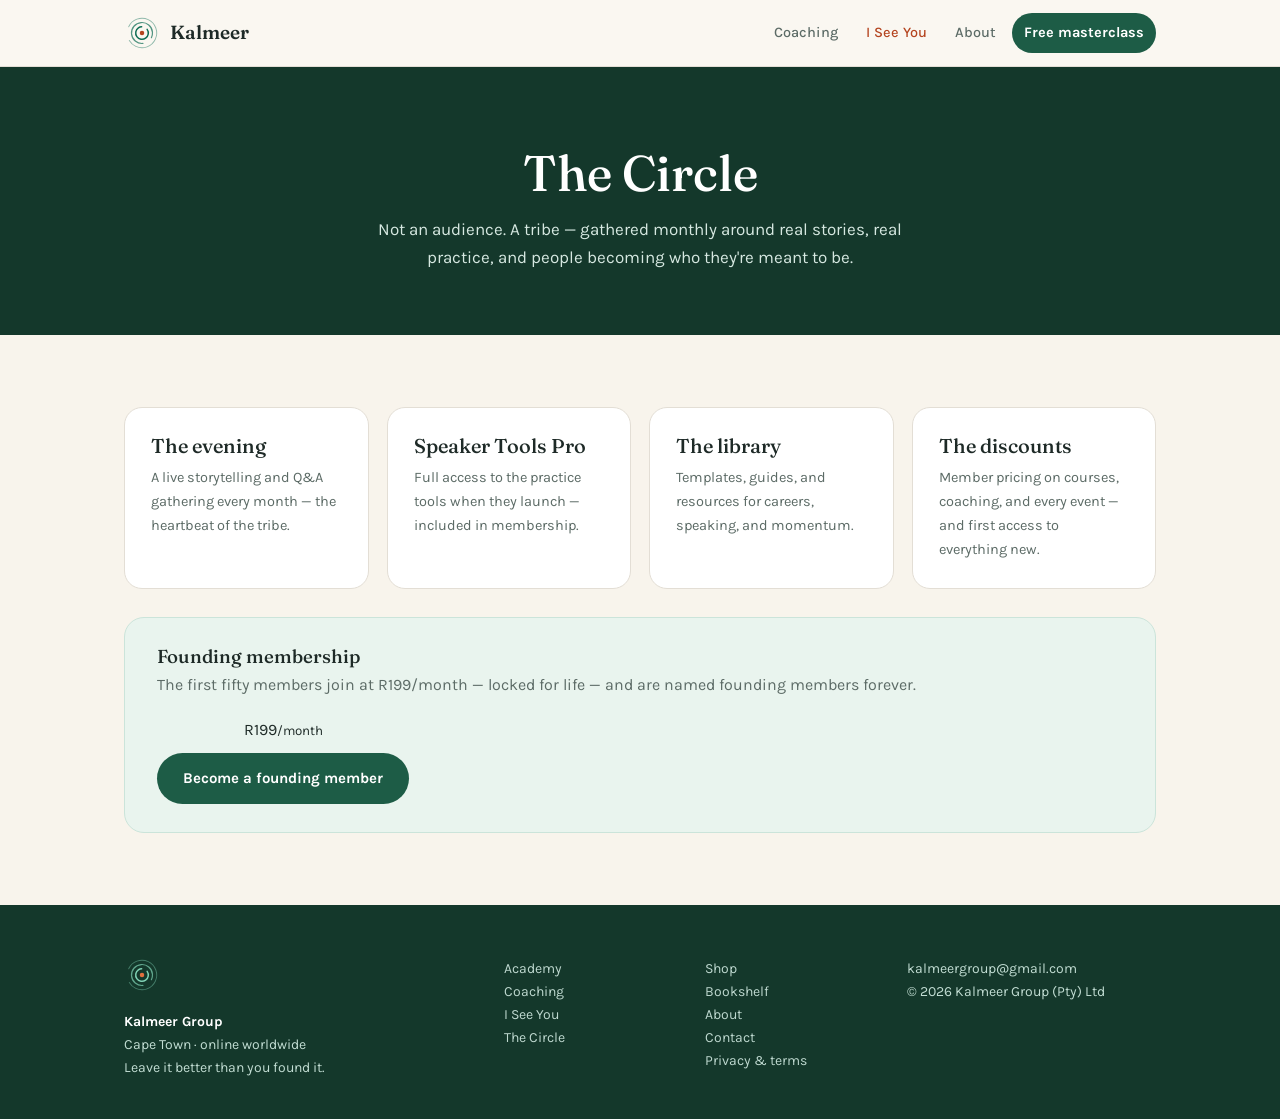
<file: circle.html>
<!DOCTYPE html>
<html lang="en">
<head>
<meta charset="UTF-8">
<meta name="viewport" content="width=device-width, initial-scale=1.0">
<title>The Circle — Kalmeer's membership community</title>
<meta name="description" content="Monthly live storytelling evenings, resource library, and member community. Founding members R199/month, locked for life.">
<link rel="canonical" href="https://www.kalmeergroup.com/circle.html">
<meta property="og:title" content="The Circle — Kalmeer's membership community">
<meta property="og:description" content="Monthly live storytelling evenings, resource library, and member community. Founding members R199/month, locked for life.">
<meta property="og:type" content="website">
<meta property="og:url" content="https://www.kalmeergroup.com/circle.html">
<meta property="og:image" content="https://www.kalmeergroup.com/logo-mark.svg">
<meta name="twitter:card" content="summary">
<link rel="icon" type="image/svg+xml" href="logo-mark.svg">
<link rel="preconnect" href="https://fonts.googleapis.com">
<link href="https://fonts.googleapis.com/css2?family=Fraunces:opsz,wght@9..144,400;9..144,500;9..144,600&family=Karla:wght@400;500;700&display=swap" rel="stylesheet">
<link rel="stylesheet" href="styles.css">
<script type="application/ld+json">{"@context": "https://schema.org", "@type": "Organization", "name": "Kalmeer Group", "url": "https://www.kalmeergroup.com", "logo": "https://www.kalmeergroup.com/logo-mark.svg", "slogan": "Bringing calm to the chaos", "description": "Coaching, courses, and community for careers, communication, and confidence. Cape Town based, online worldwide.", "address": {"@type": "PostalAddress", "addressLocality": "Cape Town", "addressCountry": "ZA"}, "areaServed": "Worldwide", "email": "kalmeergroup@gmail.com"}</script>
</head>
<body>
<nav>
  <div class="nav-inner">
    <a class="logo" href="index.html"><svg width="36" height="36" viewBox="0 0 120 120" aria-hidden="true"><g transform="translate(60,60)"><circle r="7.5" fill="#B4441F"/><circle r="21" fill="none" stroke="#0F6E56" stroke-width="5" stroke-linecap="round" stroke-dasharray="108 24" transform="rotate(-35)"/><circle r="35" fill="none" stroke="#0F6E56" stroke-width="4" stroke-linecap="round" opacity="0.72" stroke-dasharray="183 37" transform="rotate(85)"/><circle r="49" fill="none" stroke="#0F6E56" stroke-width="3" stroke-linecap="round" opacity="0.45" stroke-dasharray="259 49" transform="rotate(205)"/></g></svg><span>Kalmeer</span></a>
    <button class="nav-toggle" aria-label="Menu" onclick="document.querySelector('.nav-links').classList.toggle('open')">☰</button>
    <div class="nav-links">
      <a href="coaching.html">Coaching</a>
      <a href="i-see-you.html" class="iseeyou">I See You</a>
      <a href="about.html">About</a>
      <a class="btn btn-primary btn-small" href="masterclass.html">Free masterclass</a>
    </div>
  </div>
</nav>
<main>

<header class="page-head"><div class="wrap"><h1>The Circle</h1>
<p>Not an audience. A tribe — gathered monthly around real stories, real practice, and people becoming who they're meant to be.</p></div></header>
<section><div class="wrap">
 <div class="grid grid-4">
  <div class="card"><h3>The evening</h3><p>A live storytelling and Q&amp;A gathering every month — the heartbeat of the tribe.</p></div>
  <div class="card"><h3>Speaker Tools Pro</h3><p>Full access to the practice tools when they launch — included in membership.</p></div>
  <div class="card"><h3>The library</h3><p>Templates, guides, and resources for careers, speaking, and momentum.</p></div>
  <div class="card"><h3>The discounts</h3><p>Member pricing on courses, coaching, and every event — and first access to everything new.</p></div>
 </div>
 <div class="band mist" style="margin-top:28px">
  <div><h3>Founding membership</h3><p class="muted" style="margin-top:4px">The first fifty members join at R199/month — locked for life — and are named founding members forever.</p></div>
  <div style="text-align:center"><div class="price" style="margin:0 0 10px">R199<small>/month</small></div><a class="btn btn-primary" href="#TODO-PAYFAST-CIRCLE">Become a founding member</a></div>
 </div>
</div></section>

</main>
<footer>
  <div class="wrap foot-grid">
    <div><svg width="36" height="36" viewBox="0 0 120 120" aria-hidden="true"><g transform="translate(60,60)"><circle r="7.5" fill="#E0703F"/><circle r="21" fill="none" stroke="#7FD1B4" stroke-width="5" stroke-linecap="round" stroke-dasharray="108 24" transform="rotate(-35)"/><circle r="35" fill="none" stroke="#7FD1B4" stroke-width="4" stroke-linecap="round" opacity="0.72" stroke-dasharray="183 37" transform="rotate(85)"/><circle r="49" fill="none" stroke="#7FD1B4" stroke-width="3" stroke-linecap="round" opacity="0.45" stroke-dasharray="259 49" transform="rotate(205)"/></g></svg><p style="margin-top:10px"><strong style="color:#fff">Kalmeer Group</strong><br>Cape Town &middot; online worldwide<br>Leave it better than you found it.</p></div>
    <div><p><a href="academy.html">Academy</a><br><a href="coaching.html">Coaching</a><br><a href="i-see-you.html">I See You</a><br><a href="circle.html">The Circle</a></p></div>
    <div><p><a href="shop.html">Shop</a><br><a href="bookshelf.html">Bookshelf</a><br><a href="about.html">About</a><br><a href="contact.html">Contact</a><br><a href="privacy.html">Privacy &amp; terms</a></p></div>
    <div><p>kalmeergroup@gmail.com<br>&copy; 2026 Kalmeer Group (Pty) Ltd</p></div>
  </div>
</footer>
<script src="site.js"></script>
</body>
</html>
</file>
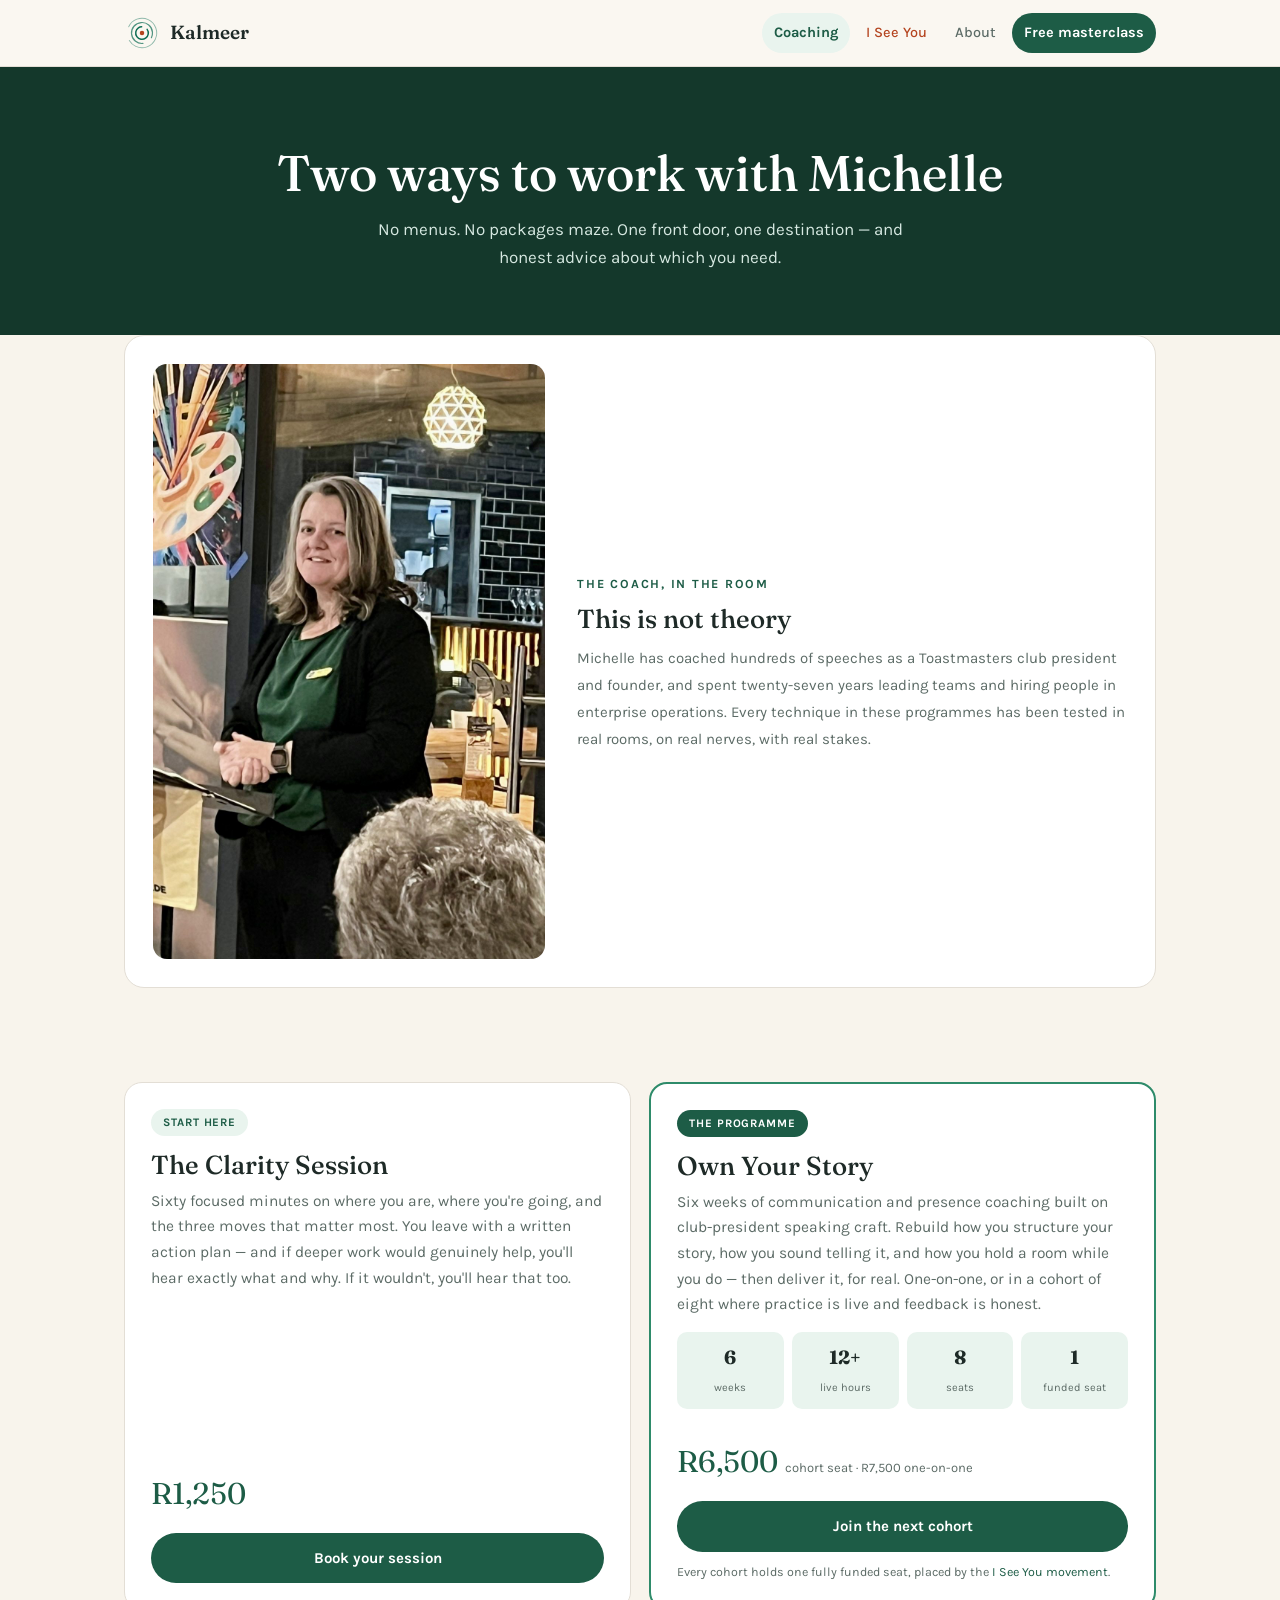
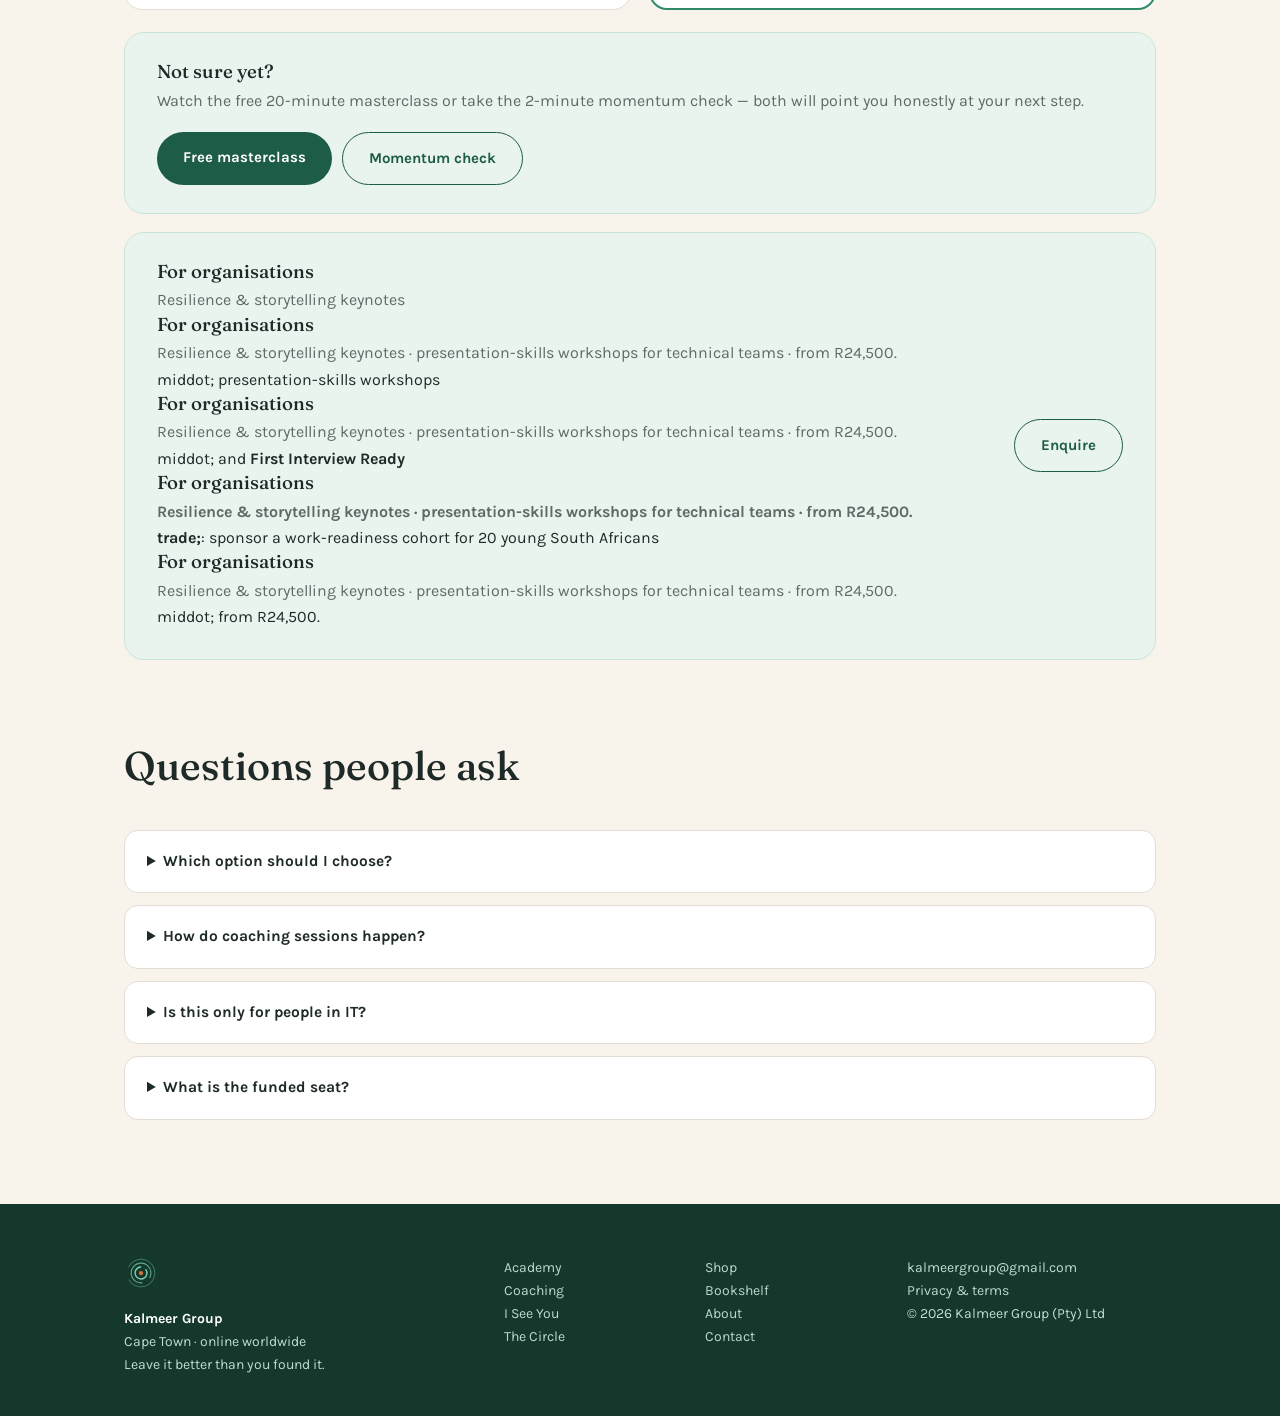
<file: coaching.html>
<!DOCTYPE html>
<html lang="en">
<head>
<meta charset="UTF-8">
<meta name="viewport" content="width=device-width, initial-scale=1.0">
<title>Coaching — Start with Clarity. Finish Owning Your Story. | Kalmeer Group</title>
<meta name="description" content="Two ways to work with Michelle: a 60-minute Clarity Session, or the six-week Own Your Story communication programme. Online worldwide, priced in ZAR.">
<link rel="canonical" href="https://www.kalmeergroup.com/coaching.html">
<meta property="og:title" content="Kalmeer Coaching — Clarity Session & Own Your Story">
<meta property="og:description" content="One front door, one destination. Coaching for professionals who are brilliant at the work but undersold in the room.">
<meta property="og:type" content="website">
<link rel="icon" type="image/svg+xml" href="logo-mark.svg">
<link rel="preconnect" href="https://fonts.googleapis.com">
<link href="https://fonts.googleapis.com/css2?family=Fraunces:opsz,wght@9..144,400;9..144,500;9..144,600&family=Karla:wght@400;500;700&display=swap" rel="stylesheet">
<link rel="stylesheet" href="styles.css">
<script type="application/ld+json">{"@context":"https://schema.org","@type":"Service","serviceType":"Career and communication coaching","provider":{"@type":"Organization","name":"Kalmeer Group","url":"https://www.kalmeergroup.com"},"areaServed":"Worldwide","offers":[{"@type":"Offer","name":"Clarity Session","price":"1250","priceCurrency":"ZAR"},{"@type":"Offer","name":"Own Your Story programme","price":"7500","priceCurrency":"ZAR"}]}</script>
<script type="application/ld+json">{"@context":"https://schema.org","@type":"FAQPage","mainEntity":[{"@type":"Question","name":"How do coaching sessions happen?","acceptedAnswer":{"@type":"Answer","text":"Online, via video call, anywhere in the world, with evening and Saturday slots available for working professionals."}},{"@type":"Question","name":"Which option should I choose?","acceptedAnswer":{"@type":"Answer","text":"Everyone starts with the Clarity Session. In sixty minutes we map where you are and what you need — and if a bigger programme is the right move, you'll know exactly why. If not, you leave with a plan anyway."}},{"@type":"Question","name":"What is the funded seat?","acceptedAnswer":{"@type":"Answer","text":"Every Own Your Story cohort reserves one fully funded place for someone rebuilding after illness, injury, or loss, funded by the Kalmeer community through the I See You movement."}}]}</script>
<style>@media(max-width:760px){div[style*="grid-template-columns:minmax(0,1fr) minmax(0,1.4fr)"]{display:block!important}img[src="michelle-coaching-room.jpg"]{margin-bottom:18px;max-width:420px}}</style>
</head>
<body>
<nav>
  <div class="nav-inner">
    <a class="logo" href="index.html"><svg width="36" height="36" viewBox="0 0 120 120" aria-hidden="true"><g transform="translate(60,60)"><circle r="7.5" fill="#B4441F"/><circle r="21" fill="none" stroke="#0F6E56" stroke-width="5" stroke-linecap="round" stroke-dasharray="108 24" transform="rotate(-35)"/><circle r="35" fill="none" stroke="#0F6E56" stroke-width="4" stroke-linecap="round" opacity="0.72" stroke-dasharray="183 37" transform="rotate(85)"/><circle r="49" fill="none" stroke="#0F6E56" stroke-width="3" stroke-linecap="round" opacity="0.45" stroke-dasharray="259 49" transform="rotate(205)"/></g></svg><span>Kalmeer</span></a>
    <button class="nav-toggle" aria-label="Menu" onclick="document.querySelector('.nav-links').classList.toggle('open')">☰</button>
    <div class="nav-links">
      <a href="coaching.html" class="active">Coaching</a>
      <a href="i-see-you.html" class="iseeyou">I See You</a>
      <a href="about.html">About</a>
      <a class="btn btn-primary btn-small" href="masterclass.html">Free masterclass</a>
    </div>
  </div>
</nav>
<main>
<header class="page-head"><div class="wrap"><h1>Two ways to work with Michelle</h1>
<p>No menus. No packages maze. One front door, one destination — and honest advice about which you need.</p></div></header>

<section style="padding-top:0"><div class="wrap">
 <div style="display:grid;grid-template-columns:minmax(0,1fr) minmax(0,1.4fr);gap:32px;align-items:center;background:var(--card);border:1px solid var(--line);border-radius:20px;padding:28px;margin-bottom:22px">
  <img src="michelle-coaching-room.jpg" alt="Michelle coaching a room at a speaking club evening" style="width:100%;border-radius:14px">
  <div>
   <span class="eyebrow">The coach, in the room</span>
   <h2 style="font-size:26px;margin:8px 0 10px">This is not theory</h2>
   <p style="font-size:15px;color:var(--ink-soft);line-height:1.8">Michelle has coached hundreds of speeches as a Toastmasters club president and founder, and spent twenty-seven years leading teams and hiring people in enterprise operations. Every technique in these programmes has been tested in real rooms, on real nerves, with real stakes.</p>
  </div>
 </div>
</div></section>
<section style="padding-top:0"><div class="wrap">
  <div class="grid grid-2">

    <div class="card"><span class="tag">Start here</span>
      <h3 style="font-size:26px">The Clarity Session</h3>
      <p style="font-size:15.5px">Sixty focused minutes on where you are, where you're going, and the three moves that matter most. You leave with a written action plan — and if deeper work would genuinely help, you'll hear exactly what and why. If it wouldn't, you'll hear that too.</p>
      <div class="price" style="font-size:30px">R1,250</div>
      <a class="btn btn-primary" href="https://pay.yoco.com/r/73qxl5" target="_blank" rel="noopener">Book your session</a>
    </div>

    <div class="card signature"><span class="tag">The programme</span>
      <h3 style="font-size:26px">Own Your Story</h3>
      <p style="font-size:15.5px">Six weeks of communication and presence coaching built on club-president speaking craft. Rebuild how you structure your story, how you sound telling it, and how you hold a room while you do — then deliver it, for real. One-on-one, or in a cohort of eight where practice is live and feedback is honest.</p>
      <div style="display:grid;grid-template-columns:repeat(4,1fr);gap:8px;margin:14px 0">
        <div style="background:var(--mist);border-radius:10px;padding:10px;text-align:center"><b style="font-family:'Fraunces',serif;font-size:19px;display:block">6</b><span style="font-size:11px;color:var(--ink-soft)">weeks</span></div>
        <div style="background:var(--mist);border-radius:10px;padding:10px;text-align:center"><b style="font-family:'Fraunces',serif;font-size:19px;display:block">12+</b><span style="font-size:11px;color:var(--ink-soft)">live hours</span></div>
        <div style="background:var(--mist);border-radius:10px;padding:10px;text-align:center"><b style="font-family:'Fraunces',serif;font-size:19px;display:block">8</b><span style="font-size:11px;color:var(--ink-soft)">seats</span></div>
        <div style="background:var(--mist);border-radius:10px;padding:10px;text-align:center"><b style="font-family:'Fraunces',serif;font-size:19px;display:block">1</b><span style="font-size:11px;color:var(--ink-soft)">funded seat</span></div>
      </div>
      <div class="price" style="font-size:30px">R6,500 <small>cohort seat &middot; R7,500 one-on-one</small></div>
      <a class="btn btn-primary" href="https://pay.yoco.com/r/mRPZAO" target="_blank" rel="noopener">Join the next cohort</a>
      <p class="muted" style="font-size:12.5px;margin-top:10px">Every cohort holds one fully funded seat, placed by the <a href="i-see-you.html">I See You movement</a>.</p>
    </div>

  </div>

  <div class="band mist" style="margin-top:22px">
    <div><h3>Not sure yet?</h3><p class="muted" style="margin-top:4px">Watch the free 20-minute masterclass or take the 2-minute momentum check — both will point you honestly at your next step.</p></div>
    <div style="display:flex;gap:10px;flex-wrap:wrap"><a class="btn btn-primary" href="masterclass.html">Free masterclass</a><a class="btn btn-ghost" href="index.html#momentum">Momentum check</a></div>
  </div>

  <div class="band mist" style="margin-top:18px">
    <div><h3>For organisations</h3><p class="muted" style="margin-top:4px">Resilience &amp; storytelling keynotes <div><h3>For organisations</h3><p class="muted" style="margin-top:4px">Resilience &amp; storytelling keynotes &middot; presentation-skills workshops for technical teams &middot; from R24,500.</p></div>middot; presentation-skills workshops <div><h3>For organisations</h3><p class="muted" style="margin-top:4px">Resilience &amp; storytelling keynotes &middot; presentation-skills workshops for technical teams &middot; from R24,500.</p></div>middot; and <strong>First Interview Ready<div><h3>For organisations</h3><p class="muted" style="margin-top:4px">Resilience &amp; storytelling keynotes &middot; presentation-skills workshops for technical teams &middot; from R24,500.</p></div>trade;</strong>: sponsor a work-readiness cohort for 20 young South Africans <div><h3>For organisations</h3><p class="muted" style="margin-top:4px">Resilience &amp; storytelling keynotes &middot; presentation-skills workshops for technical teams &middot; from R24,500.</p></div>middot; from R24,500.</p></div>
    <a class="btn btn-ghost" href="contact.html">Enquire</a>
  </div>
</div></section>

<section style="padding-top:0"><div class="wrap faq">
  <div class="sec-head"><h2>Questions people ask</h2></div>
  <details><summary>Which option should I choose?</summary><p>Everyone starts with the Clarity Session. In sixty minutes we map where you are and what you need — and if a bigger programme is the right move, you'll know exactly why. If it isn't, you leave with a plan anyway. Some clients need focused work on a specific challenge — an interview, a promotion case, a career pivot — and where that's true, Michelle will recommend a tailored option in the session itself.</p></details>
  <details><summary>How do coaching sessions happen?</summary><p>Online, via video call, anywhere in the world. Sessions are scheduled after purchase, with evening and Saturday slots available for working professionals.</p></details>
  <details><summary>Is this only for people in IT?</summary><p>No. The coaching serves any experienced professional working on career direction or communication. The founder's background spans technology, education, and operations leadership — the methods apply everywhere.</p></details>
  <details><summary>What is the funded seat?</summary><p>Every Own Your Story cohort reserves one fully funded place for someone rebuilding after illness, injury, or loss, funded by the Kalmeer community through the I See You movement. Nobody who receives the seat ever pays.</p></details>
</div></section>
</main>
<footer>
  <div class="wrap foot-grid">
    <div><svg width="34" height="34" viewBox="0 0 120 120" aria-hidden="true"><g transform="translate(60,60)"><circle r="7.5" fill="#E0703F"/><circle r="21" fill="none" stroke="#7FD1B4" stroke-width="5" stroke-linecap="round" stroke-dasharray="108 24" transform="rotate(-35)"/><circle r="35" fill="none" stroke="#7FD1B4" stroke-width="4" stroke-linecap="round" opacity="0.72" stroke-dasharray="183 37" transform="rotate(85)"/><circle r="49" fill="none" stroke="#7FD1B4" stroke-width="3" stroke-linecap="round" opacity="0.45" stroke-dasharray="259 49" transform="rotate(205)"/></g></svg><p style="margin-top:10px"><strong style="color:#fff">Kalmeer Group</strong><br>Cape Town &middot; online worldwide<br>Leave it better than you found it.</p></div>
    <div><p><a href="academy.html">Academy</a><br><a href="coaching.html">Coaching</a><br><a href="i-see-you.html">I See You</a><br><a href="circle.html">The Circle</a></p></div>
    <div><p><a href="shop.html">Shop</a><br><a href="bookshelf.html">Bookshelf</a><br><a href="about.html">About</a><br><a href="contact.html">Contact</a></p></div>
    <div><p>kalmeergroup@gmail.com<br><a href="privacy.html">Privacy &amp; terms</a><br>&copy; 2026 Kalmeer Group (Pty) Ltd</p></div>
  </div>
</footer>
<script src="site.js"></script>
</body>
</html>
</file>
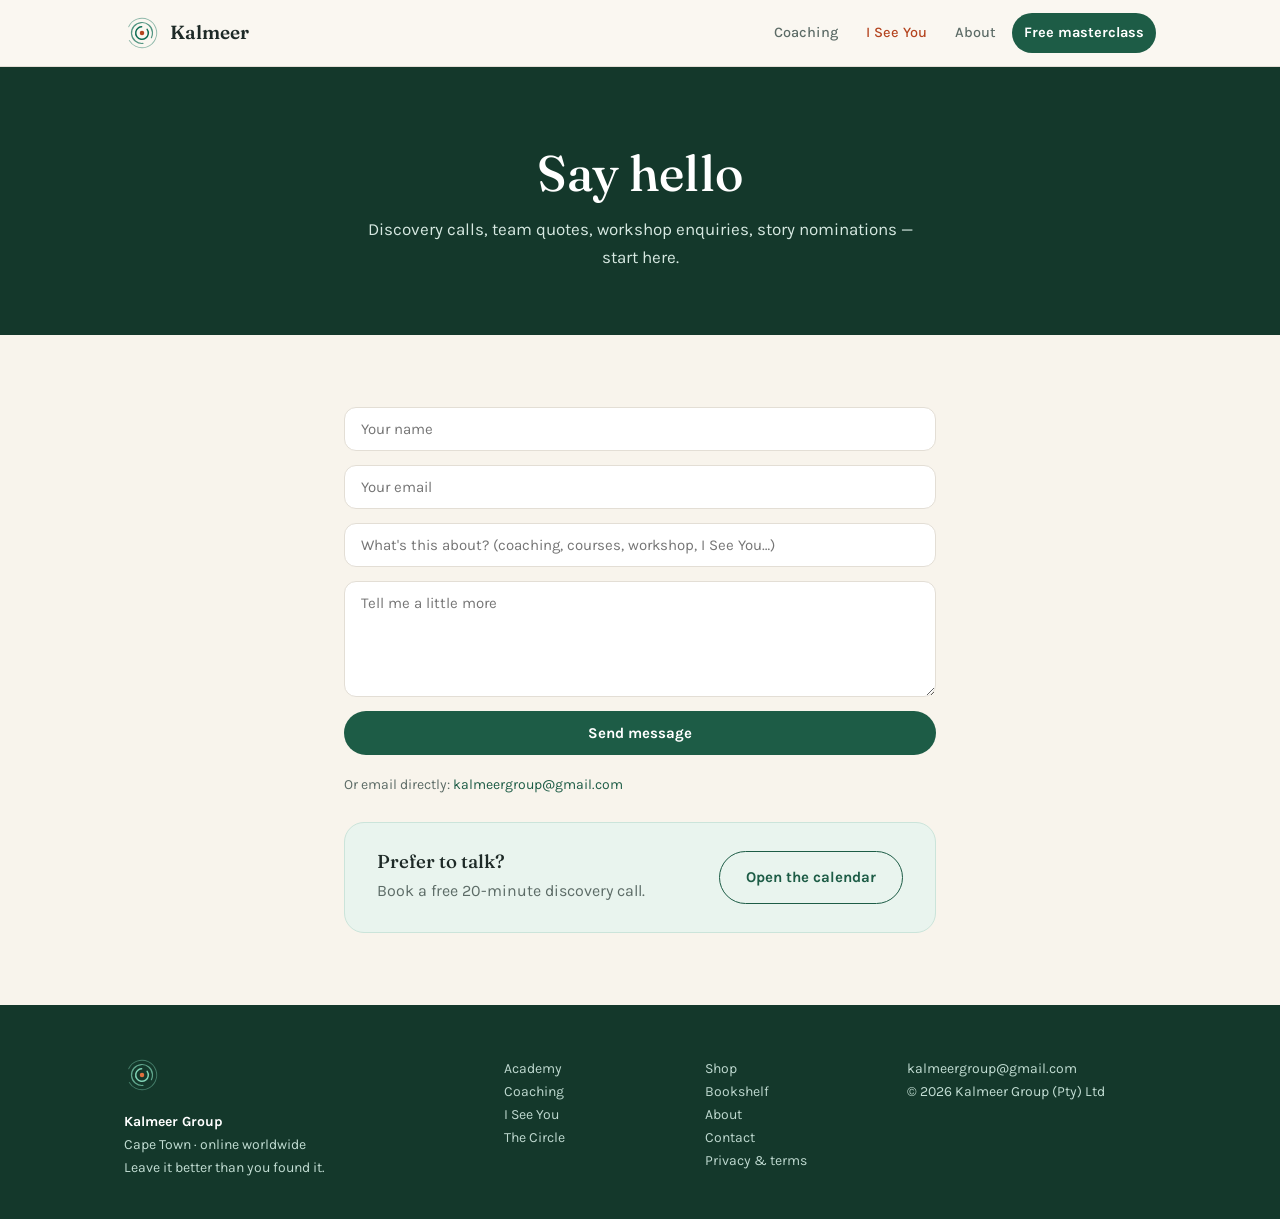
<file: contact.html>
<!DOCTYPE html>
<html lang="en">
<head>
<meta charset="UTF-8">
<meta name="viewport" content="width=device-width, initial-scale=1.0">
<title>Contact Kalmeer Group</title>
<meta name="description" content="Book a discovery call, request a team quote, or nominate a story for I See You.">
<link rel="canonical" href="https://www.kalmeergroup.com/contact.html">
<meta property="og:title" content="Contact Kalmeer Group">
<meta property="og:description" content="Book a discovery call, request a team quote, or nominate a story for I See You.">
<meta property="og:type" content="website">
<meta property="og:url" content="https://www.kalmeergroup.com/contact.html">
<meta property="og:image" content="https://www.kalmeergroup.com/logo-mark.svg">
<meta name="twitter:card" content="summary">
<link rel="icon" type="image/svg+xml" href="logo-mark.svg">
<link rel="preconnect" href="https://fonts.googleapis.com">
<link href="https://fonts.googleapis.com/css2?family=Fraunces:opsz,wght@9..144,400;9..144,500;9..144,600&family=Karla:wght@400;500;700&display=swap" rel="stylesheet">
<link rel="stylesheet" href="styles.css">
<script type="application/ld+json">{"@context": "https://schema.org", "@type": "Organization", "name": "Kalmeer Group", "url": "https://www.kalmeergroup.com", "logo": "https://www.kalmeergroup.com/logo-mark.svg", "slogan": "Bringing calm to the chaos", "description": "Coaching, courses, and community for careers, communication, and confidence. Cape Town based, online worldwide.", "address": {"@type": "PostalAddress", "addressLocality": "Cape Town", "addressCountry": "ZA"}, "areaServed": "Worldwide", "email": "kalmeergroup@gmail.com"}</script>
</head>
<body>
<nav>
  <div class="nav-inner">
    <a class="logo" href="index.html"><svg width="36" height="36" viewBox="0 0 120 120" aria-hidden="true"><g transform="translate(60,60)"><circle r="7.5" fill="#B4441F"/><circle r="21" fill="none" stroke="#0F6E56" stroke-width="5" stroke-linecap="round" stroke-dasharray="108 24" transform="rotate(-35)"/><circle r="35" fill="none" stroke="#0F6E56" stroke-width="4" stroke-linecap="round" opacity="0.72" stroke-dasharray="183 37" transform="rotate(85)"/><circle r="49" fill="none" stroke="#0F6E56" stroke-width="3" stroke-linecap="round" opacity="0.45" stroke-dasharray="259 49" transform="rotate(205)"/></g></svg><span>Kalmeer</span></a>
    <button class="nav-toggle" aria-label="Menu" onclick="document.querySelector('.nav-links').classList.toggle('open')">☰</button>
    <div class="nav-links">
      <a href="coaching.html">Coaching</a>
      <a href="i-see-you.html" class="iseeyou">I See You</a>
      <a href="about.html">About</a>
      <a class="btn btn-primary btn-small" href="masterclass.html">Free masterclass</a>
    </div>
  </div>
</nav>
<main>

<header class="page-head"><div class="wrap"><h1>Say hello</h1>
<p>Discovery calls, team quotes, workshop enquiries, story nominations — start here.</p></div></header>
<section><div class="wrap" style="max-width:640px">
 <!-- TODO: replace action with your Formspree/Basin endpoint, e.g. https://formspree.io/f/XXXXXXX -->
 <form action="#TODO-FORM-ENDPOINT" method="POST" class="grid" style="gap:14px">
  <input type="text" name="name" placeholder="Your name" required>
  <input type="email" name="email" placeholder="Your email" required>
  <input type="text" name="subject" placeholder="What's this about? (coaching, courses, workshop, I See You…)">
  <textarea name="message" rows="5" placeholder="Tell me a little more" required></textarea>
  <button class="btn btn-primary" type="submit">Send message</button>
 </form>
 <p class="muted" style="margin-top:18px;font-size:14px">Or email directly: <a href="mailto:kalmeergroup@gmail.com">kalmeergroup@gmail.com</a></p>
 <!-- TODO: replace with your Calendly embed or link -->
 <div class="band mist" style="margin-top:26px"><div><h3>Prefer to talk?</h3><p class="muted" style="margin-top:4px">Book a free 20-minute discovery call.</p></div><a class="btn btn-ghost" href="#TODO-CALENDLY-LINK">Open the calendar</a></div>
</div></section>

</main>
<footer>
  <div class="wrap foot-grid">
    <div><svg width="36" height="36" viewBox="0 0 120 120" aria-hidden="true"><g transform="translate(60,60)"><circle r="7.5" fill="#E0703F"/><circle r="21" fill="none" stroke="#7FD1B4" stroke-width="5" stroke-linecap="round" stroke-dasharray="108 24" transform="rotate(-35)"/><circle r="35" fill="none" stroke="#7FD1B4" stroke-width="4" stroke-linecap="round" opacity="0.72" stroke-dasharray="183 37" transform="rotate(85)"/><circle r="49" fill="none" stroke="#7FD1B4" stroke-width="3" stroke-linecap="round" opacity="0.45" stroke-dasharray="259 49" transform="rotate(205)"/></g></svg><p style="margin-top:10px"><strong style="color:#fff">Kalmeer Group</strong><br>Cape Town &middot; online worldwide<br>Leave it better than you found it.</p></div>
    <div><p><a href="academy.html">Academy</a><br><a href="coaching.html">Coaching</a><br><a href="i-see-you.html">I See You</a><br><a href="circle.html">The Circle</a></p></div>
    <div><p><a href="shop.html">Shop</a><br><a href="bookshelf.html">Bookshelf</a><br><a href="about.html">About</a><br><a href="contact.html">Contact</a><br><a href="privacy.html">Privacy &amp; terms</a></p></div>
    <div><p>kalmeergroup@gmail.com<br>&copy; 2026 Kalmeer Group (Pty) Ltd</p></div>
  </div>
</footer>
<script src="site.js"></script>
</body>
</html>
</file>
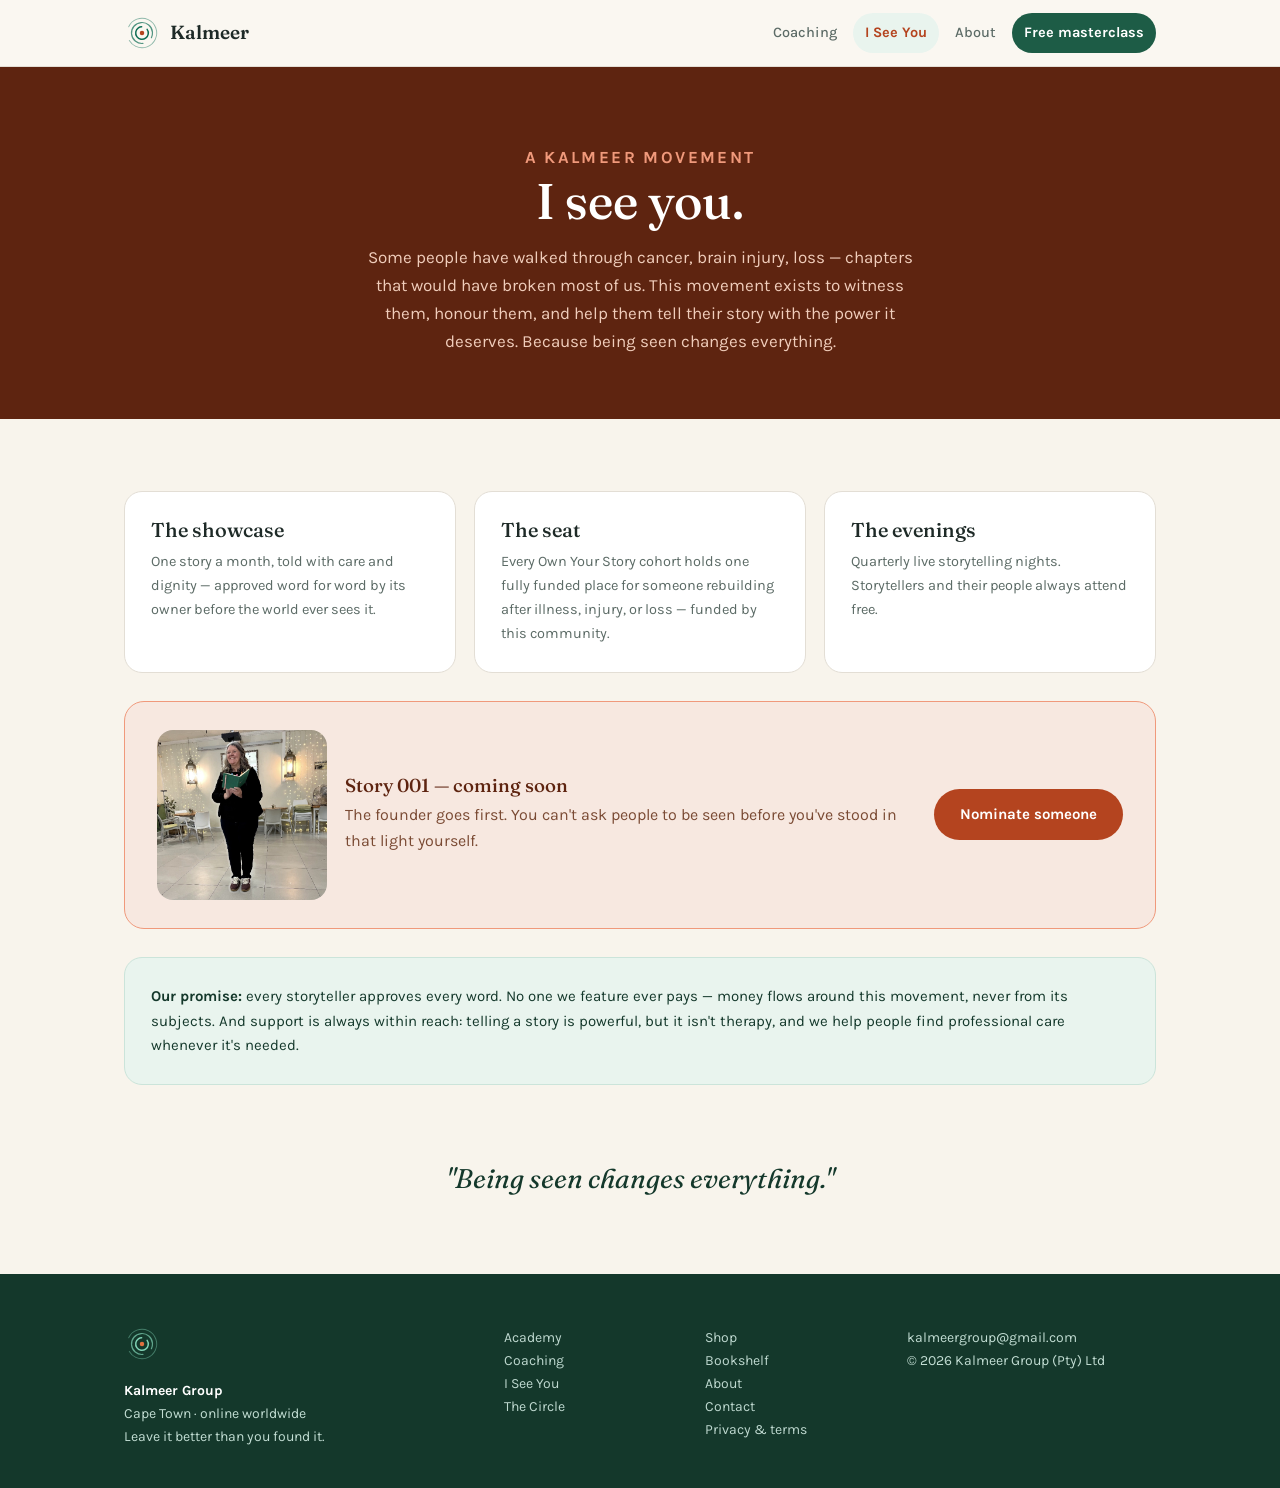
<file: i-see-you.html>
<!DOCTYPE html>
<html lang="en">
<head>
<meta charset="UTF-8">
<meta name="viewport" content="width=device-width, initial-scale=1.0">
<title>I See You — a Kalmeer movement</title>
<meta name="description" content="One survivor's story a month, told with dignity. A funded coaching seat in every cohort. No one we feature ever pays.">
<link rel="canonical" href="https://www.kalmeergroup.com/i-see-you.html">
<meta property="og:title" content="I See You — a Kalmeer movement">
<meta property="og:description" content="One survivor's story a month, told with dignity. A funded coaching seat in every cohort. No one we feature ever pays.">
<meta property="og:type" content="website">
<meta property="og:url" content="https://www.kalmeergroup.com/i-see-you.html">
<meta property="og:image" content="https://www.kalmeergroup.com/logo-mark.svg">
<meta name="twitter:card" content="summary">
<link rel="icon" type="image/svg+xml" href="logo-mark.svg">
<link rel="preconnect" href="https://fonts.googleapis.com">
<link href="https://fonts.googleapis.com/css2?family=Fraunces:opsz,wght@9..144,400;9..144,500;9..144,600&family=Karla:wght@400;500;700&display=swap" rel="stylesheet">
<link rel="stylesheet" href="styles.css">
<script type="application/ld+json">{"@context": "https://schema.org", "@type": "Organization", "name": "Kalmeer Group", "url": "https://www.kalmeergroup.com", "logo": "https://www.kalmeergroup.com/logo-mark.svg", "slogan": "Bringing calm to the chaos", "description": "Coaching, courses, and community for careers, communication, and confidence. Cape Town based, online worldwide.", "address": {"@type": "PostalAddress", "addressLocality": "Cape Town", "addressCountry": "ZA"}, "areaServed": "Worldwide", "email": "kalmeergroup@gmail.com"}</script>
</head>
<body>
<nav>
  <div class="nav-inner">
    <a class="logo" href="index.html"><svg width="36" height="36" viewBox="0 0 120 120" aria-hidden="true"><g transform="translate(60,60)"><circle r="7.5" fill="#B4441F"/><circle r="21" fill="none" stroke="#0F6E56" stroke-width="5" stroke-linecap="round" stroke-dasharray="108 24" transform="rotate(-35)"/><circle r="35" fill="none" stroke="#0F6E56" stroke-width="4" stroke-linecap="round" opacity="0.72" stroke-dasharray="183 37" transform="rotate(85)"/><circle r="49" fill="none" stroke="#0F6E56" stroke-width="3" stroke-linecap="round" opacity="0.45" stroke-dasharray="259 49" transform="rotate(205)"/></g></svg><span>Kalmeer</span></a>
    <button class="nav-toggle" aria-label="Menu" onclick="document.querySelector('.nav-links').classList.toggle('open')">☰</button>
    <div class="nav-links">
      <a href="coaching.html">Coaching</a>
      <a href="i-see-you.html" class="iseeyou active">I See You</a>
      <a href="about.html">About</a>
      <a class="btn btn-primary btn-small" href="masterclass.html">Free masterclass</a>
    </div>
  </div>
</nav>
<main>

<header class="page-head ember"><div class="wrap">
<p class="eyebrow" style="color:#F0997B">A Kalmeer movement</p>
<h1>I see you.</h1>
<p>Some people have walked through cancer, brain injury, loss — chapters that would have broken most of us. This movement exists to witness them, honour them, and help them tell their story with the power it deserves. Because being seen changes everything.</p></div></header>
<section><div class="wrap">
 <div class="grid grid-3">
  <div class="card"><h3>The showcase</h3><p>One story a month, told with care and dignity — approved word for word by its owner before the world ever sees it.</p></div>
  <div class="card"><h3>The seat</h3><p>Every Own Your Story cohort holds one fully funded place for someone rebuilding after illness, injury, or loss — funded by this community.</p></div>
  <div class="card"><h3>The evenings</h3><p>Quarterly live storytelling nights. Storytellers and their people always attend free.</p></div>
 </div>
 <div class="band ember" style="margin-top:28px">
  <img src="michelle-storyteller.jpg" alt="Michelle smiling, holding a green notebook full of marked pages" style="width:170px;height:170px;border-radius:16px;object-fit:cover;flex:none">
  <div style="flex:1;min-width:240px"><h3 style="color:var(--ember-deep)">Story 001 — coming soon</h3><p style="color:#7A4A33;margin-top:4px">The founder goes first. You can't ask people to be seen before you've stood in that light yourself.</p></div>
  <a class="btn btn-ember" href="contact.html">Nominate someone</a>
 </div>
 <div class="card" style="margin-top:28px;background:var(--mist);border-color:#CBE4DA">
  <p style="font-size:15px;color:var(--deep)"><strong>Our promise:</strong> every storyteller approves every word. No one we feature ever pays — money flows around this movement, never from its subjects. And support is always within reach: telling a story is powerful, but it isn't therapy, and we help people find professional care whenever it's needed.</p>
 </div>
</div></section>
<section class="center" style="padding-top:0"><div class="wrap">
 <p class="quote">"Being seen changes everything."</p>
</div></section>

</main>
<footer>
  <div class="wrap foot-grid">
    <div><svg width="36" height="36" viewBox="0 0 120 120" aria-hidden="true"><g transform="translate(60,60)"><circle r="7.5" fill="#E0703F"/><circle r="21" fill="none" stroke="#7FD1B4" stroke-width="5" stroke-linecap="round" stroke-dasharray="108 24" transform="rotate(-35)"/><circle r="35" fill="none" stroke="#7FD1B4" stroke-width="4" stroke-linecap="round" opacity="0.72" stroke-dasharray="183 37" transform="rotate(85)"/><circle r="49" fill="none" stroke="#7FD1B4" stroke-width="3" stroke-linecap="round" opacity="0.45" stroke-dasharray="259 49" transform="rotate(205)"/></g></svg><p style="margin-top:10px"><strong style="color:#fff">Kalmeer Group</strong><br>Cape Town &middot; online worldwide<br>Leave it better than you found it.</p></div>
    <div><p><a href="academy.html">Academy</a><br><a href="coaching.html">Coaching</a><br><a href="i-see-you.html">I See You</a><br><a href="circle.html">The Circle</a></p></div>
    <div><p><a href="shop.html">Shop</a><br><a href="bookshelf.html">Bookshelf</a><br><a href="about.html">About</a><br><a href="contact.html">Contact</a><br><a href="privacy.html">Privacy &amp; terms</a></p></div>
    <div><p>kalmeergroup@gmail.com<br>&copy; 2026 Kalmeer Group (Pty) Ltd</p></div>
  </div>
</footer>
<script src="site.js"></script>
</body>
</html>
</file>
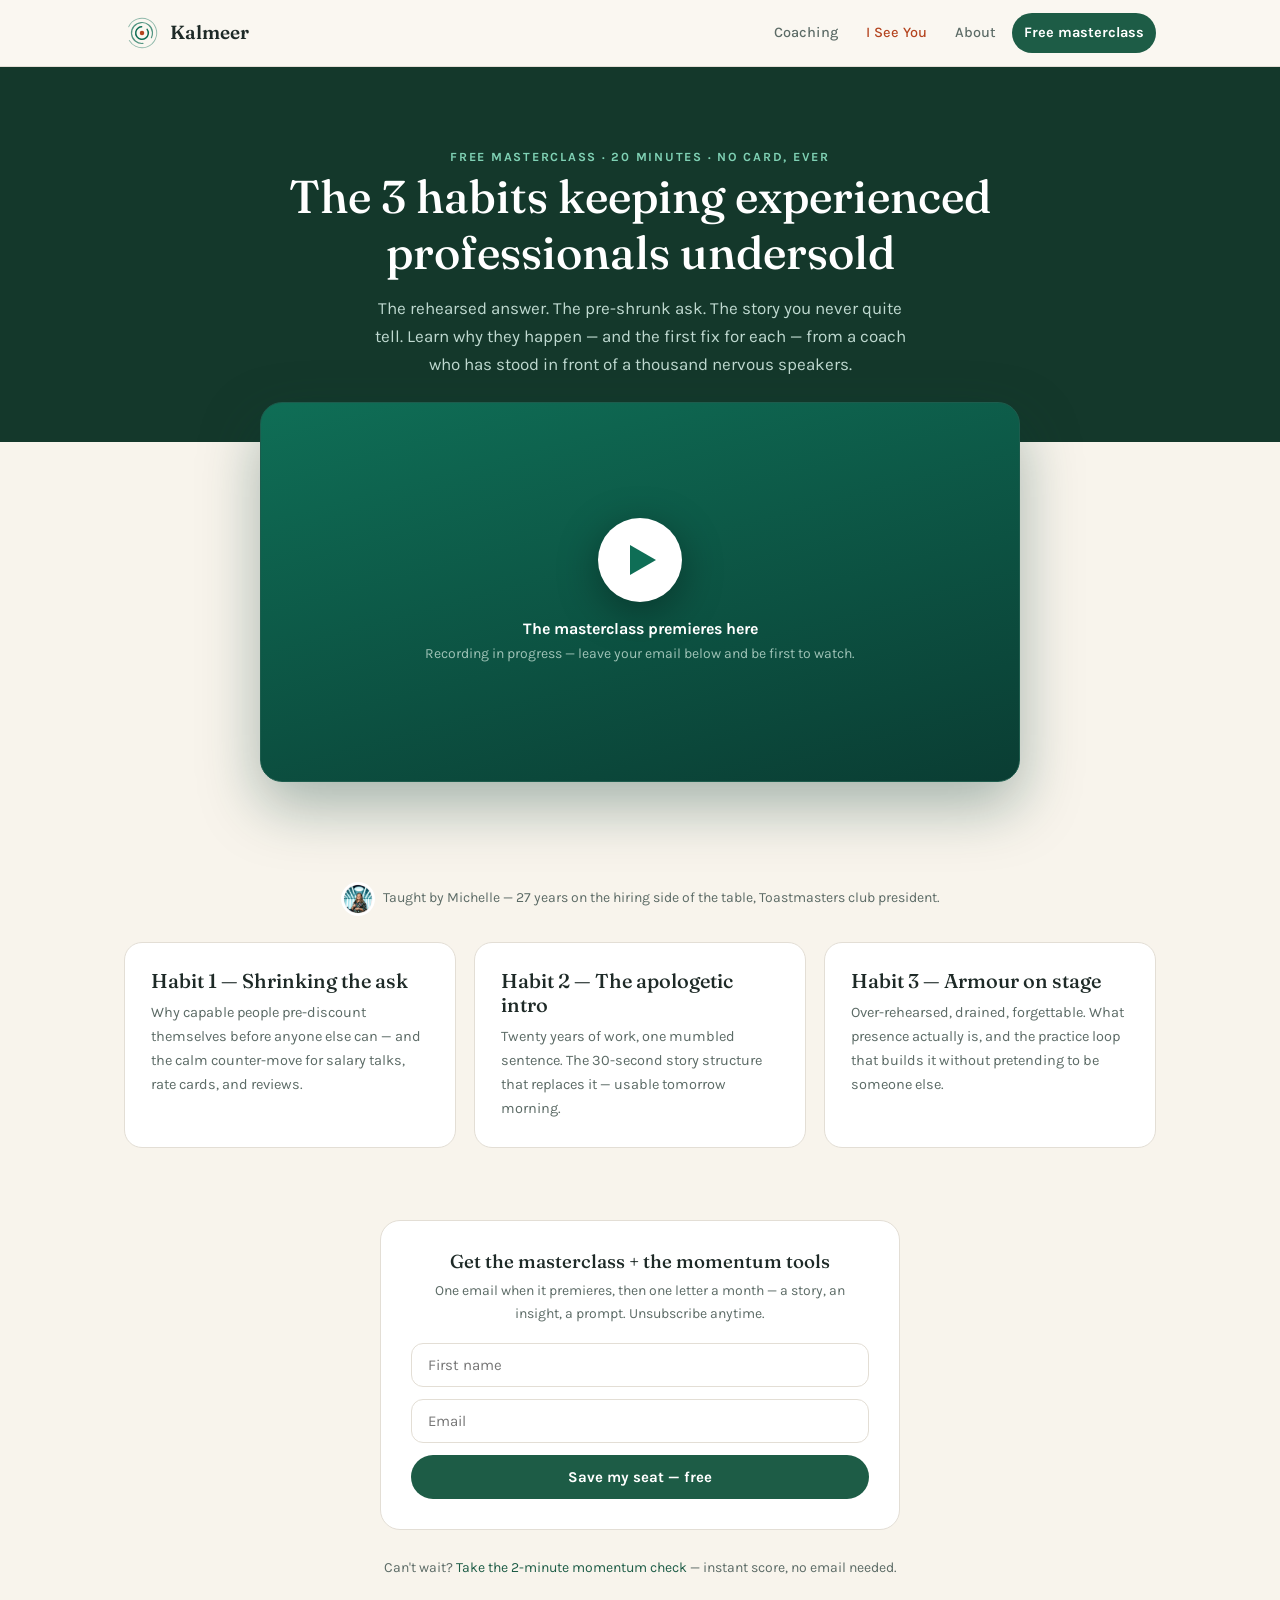
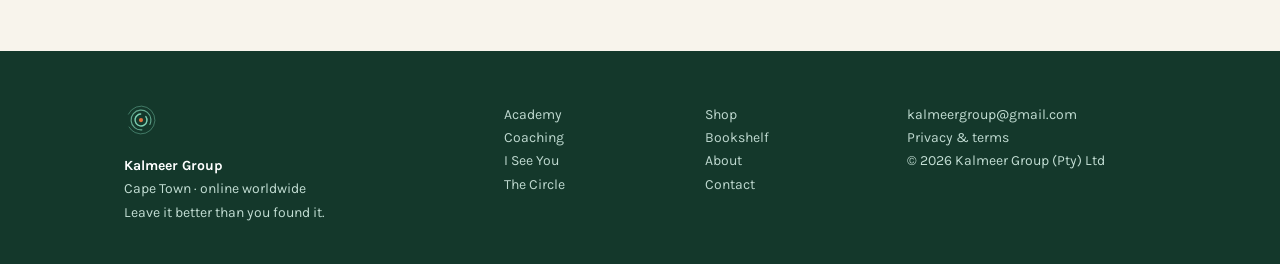
<file: masterclass.html>
<!DOCTYPE html>
<html lang="en">
<head>
<meta charset="UTF-8">
<meta name="viewport" content="width=device-width, initial-scale=1.0">
<title>Free Masterclass — The 3 Habits Keeping You Undersold | Kalmeer Group</title>
<meta name="description" content="A free 20-minute masterclass: the three communication habits that keep experienced professionals undersold in interviews, meetings, and on stage — and the first fix for each.">
<link rel="canonical" href="https://www.kalmeergroup.com/masterclass.html">
<meta property="og:title" content="Free Masterclass — The 3 Habits Keeping You Undersold">
<meta property="og:description" content="20 minutes. No card. The first fix for the smaller version of you that shows up in big rooms.">
<meta property="og:type" content="website">
<link rel="icon" type="image/svg+xml" href="logo-mark.svg">
<link rel="preconnect" href="https://fonts.googleapis.com">
<link href="https://fonts.googleapis.com/css2?family=Fraunces:opsz,wght@9..144,400;9..144,500;9..144,600&family=Karla:wght@400;500;700&display=swap" rel="stylesheet">
<link rel="stylesheet" href="styles.css">
<style>
.mc-hero{background:var(--deep);color:#fff;padding:76px 0 64px;text-align:center}
.mc-hero h1{font-size:clamp(30px,4.6vw,46px);max-width:720px;margin:0 auto 14px}
.mc-hero p{color:#BFD9D0;max-width:540px;margin:0 auto;font-size:17px}
.video-slot{max-width:760px;margin:-40px auto 0;position:relative;border-radius:22px;background:linear-gradient(165deg,#0F6E56,#0A3D33);min-height:380px;display:flex;align-items:center;justify-content:center;border:1px solid #1D5C4D;box-shadow:0 24px 60px rgba(10,61,51,.35);overflow:hidden}
.video-slot .play{width:84px;height:84px;border-radius:50%;background:#fff;display:flex;align-items:center;justify-content:center;margin:0 auto 14px;box-shadow:0 10px 40px rgba(0,0,0,.35)}
.video-slot .play span{width:0;height:0;border-left:26px solid #0F6E56;border-top:15px solid transparent;border-bottom:15px solid transparent;margin-left:6px}
.gate{max-width:520px;margin:0 auto;background:#fff;border:1px solid var(--line);border-radius:20px;padding:30px}
</style>
</head>
<body>
<nav>
  <div class="nav-inner">
    <a class="logo" href="index.html"><svg width="36" height="36" viewBox="0 0 120 120" aria-hidden="true"><g transform="translate(60,60)"><circle r="7.5" fill="#B4441F"/><circle r="21" fill="none" stroke="#0F6E56" stroke-width="5" stroke-linecap="round" stroke-dasharray="108 24" transform="rotate(-35)"/><circle r="35" fill="none" stroke="#0F6E56" stroke-width="4" stroke-linecap="round" opacity="0.72" stroke-dasharray="183 37" transform="rotate(85)"/><circle r="49" fill="none" stroke="#0F6E56" stroke-width="3" stroke-linecap="round" opacity="0.45" stroke-dasharray="259 49" transform="rotate(205)"/></g></svg><span>Kalmeer</span></a>
    <button class="nav-toggle" aria-label="Menu" onclick="document.querySelector('.nav-links').classList.toggle('open')">☰</button>
    <div class="nav-links">
      <a href="coaching.html">Coaching</a>
      <a href="i-see-you.html" class="iseeyou">I See You</a>
      <a href="about.html">About</a>
      <a class="btn btn-primary btn-small" href="masterclass.html">Free masterclass</a>
    </div>
  </div>
</nav>
<main>
<header class="mc-hero"><div class="wrap">
  <span class="eyebrow" style="color:#7FD1B4">Free masterclass &middot; 20 minutes &middot; no card, ever</span>
  <h1>The 3 habits keeping experienced professionals undersold</h1>
  <p>The rehearsed answer. The pre-shrunk ask. The story you never quite tell. Learn why they happen — and the first fix for each — from a coach who has stood in front of a thousand nervous speakers.</p>
</div></header>

<section style="padding-top:0"><div class="wrap">
  <div class="video-slot">
    <!-- TODO-VIDEO: replace this inner div with your embedded video (YouTube unlisted or Vimeo):
         <iframe src="https://www.youtube.com/embed/VIDEO_ID" style="position:absolute;inset:0;width:100%;height:100%;border:0" allowfullscreen title="Kalmeer free masterclass"></iframe> -->
    <div style="text-align:center;color:#9FC3B7;font-size:14px;padding:24px">
      <div class="play"><span></span></div>
      <strong style="color:#fff;font-size:16px">The masterclass premieres here</strong><br>
      Recording in progress — leave your email below and be first to watch.
    </div>
  </div>
</div></section>

<section style="padding-top:34px"><div class="wrap">
  <p class="muted center" style="text-align:center;margin:-6px 0 26px;font-size:14px"><img src="michelle-speaking.jpg" alt="" style="width:34px;height:34px;border-radius:50%;object-fit:cover;vertical-align:middle;margin-right:8px">Taught by Michelle — 27 years on the hiring side of the table, Toastmasters club president.</p>
  <div class="grid grid-3">
    <div class="card"><h3>Habit 1 — Shrinking the ask</h3><p>Why capable people pre-discount themselves before anyone else can — and the calm counter-move for salary talks, rate cards, and reviews.</p></div>
    <div class="card"><h3>Habit 2 — The apologetic intro</h3><p>Twenty years of work, one mumbled sentence. The 30-second story structure that replaces it — usable tomorrow morning.</p></div>
    <div class="card"><h3>Habit 3 — Armour on stage</h3><p>Over-rehearsed, drained, forgettable. What presence actually is, and the practice loop that builds it without pretending to be someone else.</p></div>
  </div>
</div></section>

<section style="padding-top:0"><div class="wrap">
  <div class="gate">
    <h3 style="text-align:center;margin-bottom:6px">Get the masterclass + the momentum tools</h3>
    <p class="muted" style="text-align:center;font-size:14px;margin-bottom:18px">One email when it premieres, then one letter a month — a story, an insight, a prompt. Unsubscribe anytime.</p>
    <!-- TODO-FORM: replace action with your Formspree/MailerLite endpoint -->
    <form action="#TODO-FORM-ENDPOINT" method="POST" class="grid" style="gap:12px">
      <input type="text" name="name" placeholder="First name" required>
      <input type="email" name="email" placeholder="Email" required>
      <button class="btn btn-primary" type="submit">Save my seat — free</button>
    </form>
  </div>
  <p class="muted center" style="margin-top:26px;font-size:14px;text-align:center">Can't wait? <a href="index.html#momentum">Take the 2-minute momentum check</a> — instant score, no email needed.</p>
</div></section>
</main>
<footer>
  <div class="wrap foot-grid">
    <div><svg width="34" height="34" viewBox="0 0 120 120" aria-hidden="true"><g transform="translate(60,60)"><circle r="7.5" fill="#E0703F"/><circle r="21" fill="none" stroke="#7FD1B4" stroke-width="5" stroke-linecap="round" stroke-dasharray="108 24" transform="rotate(-35)"/><circle r="35" fill="none" stroke="#7FD1B4" stroke-width="4" stroke-linecap="round" opacity="0.72" stroke-dasharray="183 37" transform="rotate(85)"/><circle r="49" fill="none" stroke="#7FD1B4" stroke-width="3" stroke-linecap="round" opacity="0.45" stroke-dasharray="259 49" transform="rotate(205)"/></g></svg><p style="margin-top:10px"><strong style="color:#fff">Kalmeer Group</strong><br>Cape Town &middot; online worldwide<br>Leave it better than you found it.</p></div>
    <div><p><a href="academy.html">Academy</a><br><a href="coaching.html">Coaching</a><br><a href="i-see-you.html">I See You</a><br><a href="circle.html">The Circle</a></p></div>
    <div><p><a href="shop.html">Shop</a><br><a href="bookshelf.html">Bookshelf</a><br><a href="about.html">About</a><br><a href="contact.html">Contact</a></p></div>
    <div><p>kalmeergroup@gmail.com<br><a href="privacy.html">Privacy &amp; terms</a><br>&copy; 2026 Kalmeer Group (Pty) Ltd</p></div>
  </div>
</footer>
<script src="site.js"></script>
</body>
</html>
</file>
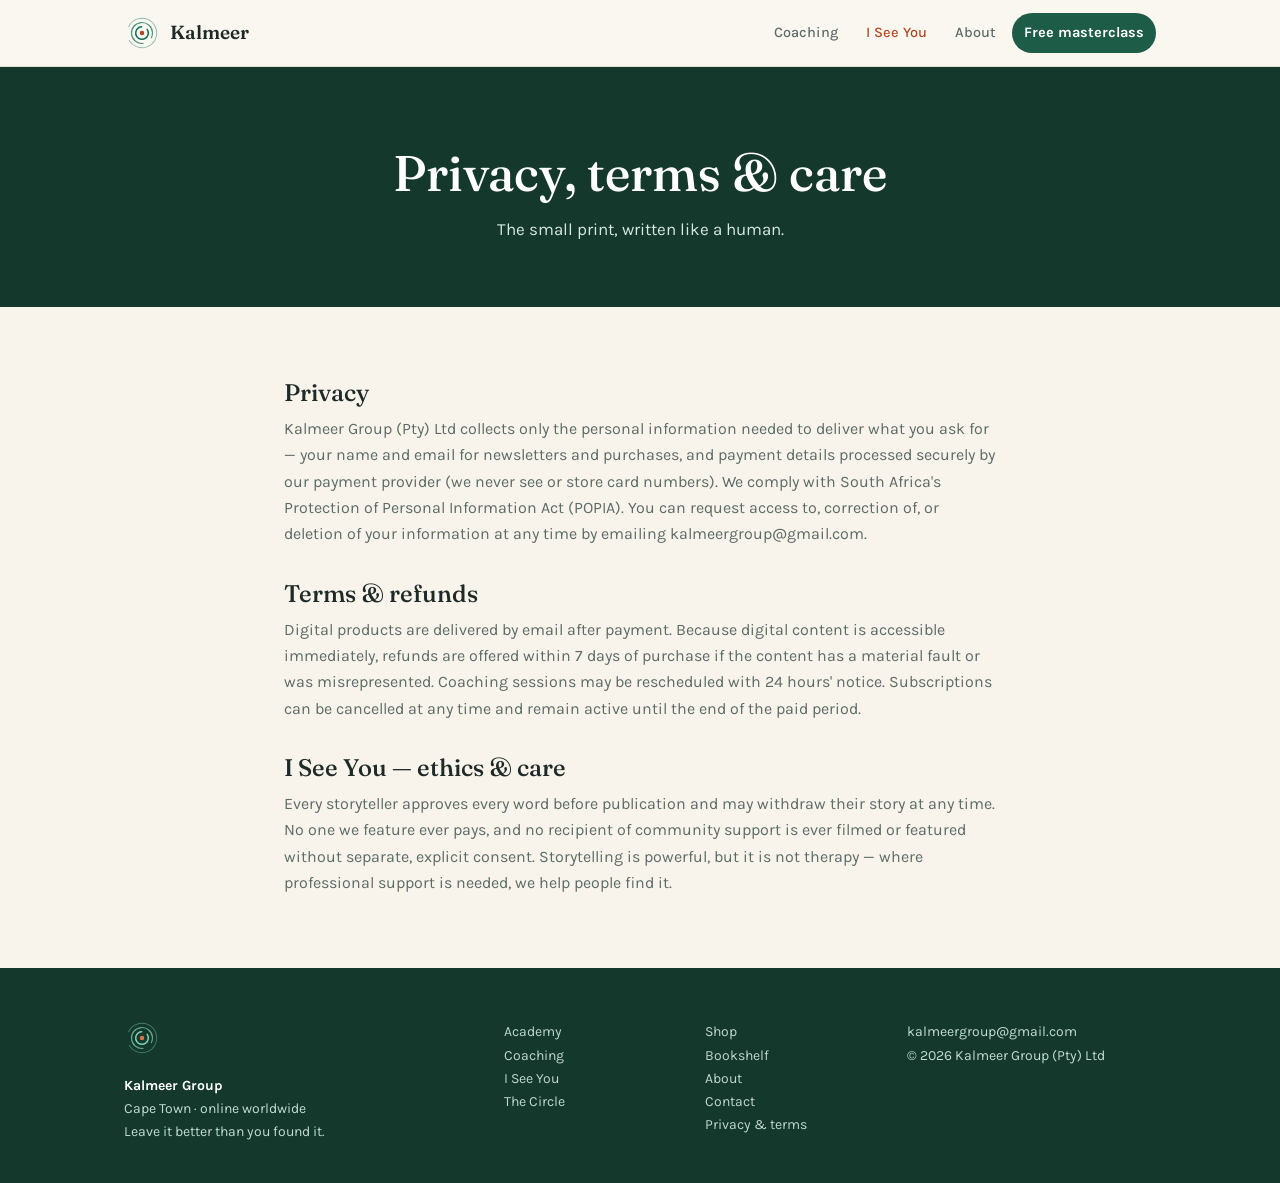
<file: privacy.html>
<!DOCTYPE html>
<html lang="en">
<head>
<meta charset="UTF-8">
<meta name="viewport" content="width=device-width, initial-scale=1.0">
<title>Privacy, Terms & Care — Kalmeer Group</title>
<meta name="description" content="POPIA-compliant privacy policy, refund terms, and the I See You ethics and care promise.">
<link rel="canonical" href="https://www.kalmeergroup.com/privacy.html">
<meta property="og:title" content="Privacy, Terms & Care — Kalmeer Group">
<meta property="og:description" content="POPIA-compliant privacy policy, refund terms, and the I See You ethics and care promise.">
<meta property="og:type" content="website">
<meta property="og:url" content="https://www.kalmeergroup.com/privacy.html">
<meta property="og:image" content="https://www.kalmeergroup.com/logo-mark.svg">
<meta name="twitter:card" content="summary">
<link rel="icon" type="image/svg+xml" href="logo-mark.svg">
<link rel="preconnect" href="https://fonts.googleapis.com">
<link href="https://fonts.googleapis.com/css2?family=Fraunces:opsz,wght@9..144,400;9..144,500;9..144,600&family=Karla:wght@400;500;700&display=swap" rel="stylesheet">
<link rel="stylesheet" href="styles.css">
<script type="application/ld+json">{"@context": "https://schema.org", "@type": "Organization", "name": "Kalmeer Group", "url": "https://www.kalmeergroup.com", "logo": "https://www.kalmeergroup.com/logo-mark.svg", "slogan": "Bringing calm to the chaos", "description": "Coaching, courses, and community for careers, communication, and confidence. Cape Town based, online worldwide.", "address": {"@type": "PostalAddress", "addressLocality": "Cape Town", "addressCountry": "ZA"}, "areaServed": "Worldwide", "email": "kalmeergroup@gmail.com"}</script>
</head>
<body>
<nav>
  <div class="nav-inner">
    <a class="logo" href="index.html"><svg width="36" height="36" viewBox="0 0 120 120" aria-hidden="true"><g transform="translate(60,60)"><circle r="7.5" fill="#B4441F"/><circle r="21" fill="none" stroke="#0F6E56" stroke-width="5" stroke-linecap="round" stroke-dasharray="108 24" transform="rotate(-35)"/><circle r="35" fill="none" stroke="#0F6E56" stroke-width="4" stroke-linecap="round" opacity="0.72" stroke-dasharray="183 37" transform="rotate(85)"/><circle r="49" fill="none" stroke="#0F6E56" stroke-width="3" stroke-linecap="round" opacity="0.45" stroke-dasharray="259 49" transform="rotate(205)"/></g></svg><span>Kalmeer</span></a>
    <button class="nav-toggle" aria-label="Menu" onclick="document.querySelector('.nav-links').classList.toggle('open')">☰</button>
    <div class="nav-links">
      <a href="coaching.html">Coaching</a>
      <a href="i-see-you.html" class="iseeyou">I See You</a>
      <a href="about.html">About</a>
      <a class="btn btn-primary btn-small" href="masterclass.html">Free masterclass</a>
    </div>
  </div>
</nav>
<main>

<header class="page-head"><div class="wrap"><h1>Privacy, terms &amp; care</h1>
<p>The small print, written like a human.</p></div></header>
<section><div class="wrap" style="max-width:760px">
 <h2 style="font-size:24px">Privacy</h2>
 <p class="muted" style="margin-top:8px">Kalmeer Group (Pty) Ltd collects only the personal information needed to deliver what you ask for — your name and email for newsletters and purchases, and payment details processed securely by our payment provider (we never see or store card numbers). We comply with South Africa's Protection of Personal Information Act (POPIA). You can request access to, correction of, or deletion of your information at any time by emailing kalmeergroup@gmail.com.</p>
 <h2 style="font-size:24px;margin-top:32px">Terms &amp; refunds</h2>
 <p class="muted" style="margin-top:8px">Digital products are delivered by email after payment. Because digital content is accessible immediately, refunds are offered within 7 days of purchase if the content has a material fault or was misrepresented. Coaching sessions may be rescheduled with 24 hours' notice. Subscriptions can be cancelled at any time and remain active until the end of the paid period.</p>
 <h2 style="font-size:24px;margin-top:32px">I See You — ethics &amp; care</h2>
 <p class="muted" style="margin-top:8px">Every storyteller approves every word before publication and may withdraw their story at any time. No one we feature ever pays, and no recipient of community support is ever filmed or featured without separate, explicit consent. Storytelling is powerful, but it is not therapy — where professional support is needed, we help people find it.</p>
</div></section>

</main>
<footer>
  <div class="wrap foot-grid">
    <div><svg width="36" height="36" viewBox="0 0 120 120" aria-hidden="true"><g transform="translate(60,60)"><circle r="7.5" fill="#E0703F"/><circle r="21" fill="none" stroke="#7FD1B4" stroke-width="5" stroke-linecap="round" stroke-dasharray="108 24" transform="rotate(-35)"/><circle r="35" fill="none" stroke="#7FD1B4" stroke-width="4" stroke-linecap="round" opacity="0.72" stroke-dasharray="183 37" transform="rotate(85)"/><circle r="49" fill="none" stroke="#7FD1B4" stroke-width="3" stroke-linecap="round" opacity="0.45" stroke-dasharray="259 49" transform="rotate(205)"/></g></svg><p style="margin-top:10px"><strong style="color:#fff">Kalmeer Group</strong><br>Cape Town &middot; online worldwide<br>Leave it better than you found it.</p></div>
    <div><p><a href="academy.html">Academy</a><br><a href="coaching.html">Coaching</a><br><a href="i-see-you.html">I See You</a><br><a href="circle.html">The Circle</a></p></div>
    <div><p><a href="shop.html">Shop</a><br><a href="bookshelf.html">Bookshelf</a><br><a href="about.html">About</a><br><a href="contact.html">Contact</a><br><a href="privacy.html">Privacy &amp; terms</a></p></div>
    <div><p>kalmeergroup@gmail.com<br>&copy; 2026 Kalmeer Group (Pty) Ltd</p></div>
  </div>
</footer>
<script src="site.js"></script>
</body>
</html>
</file>
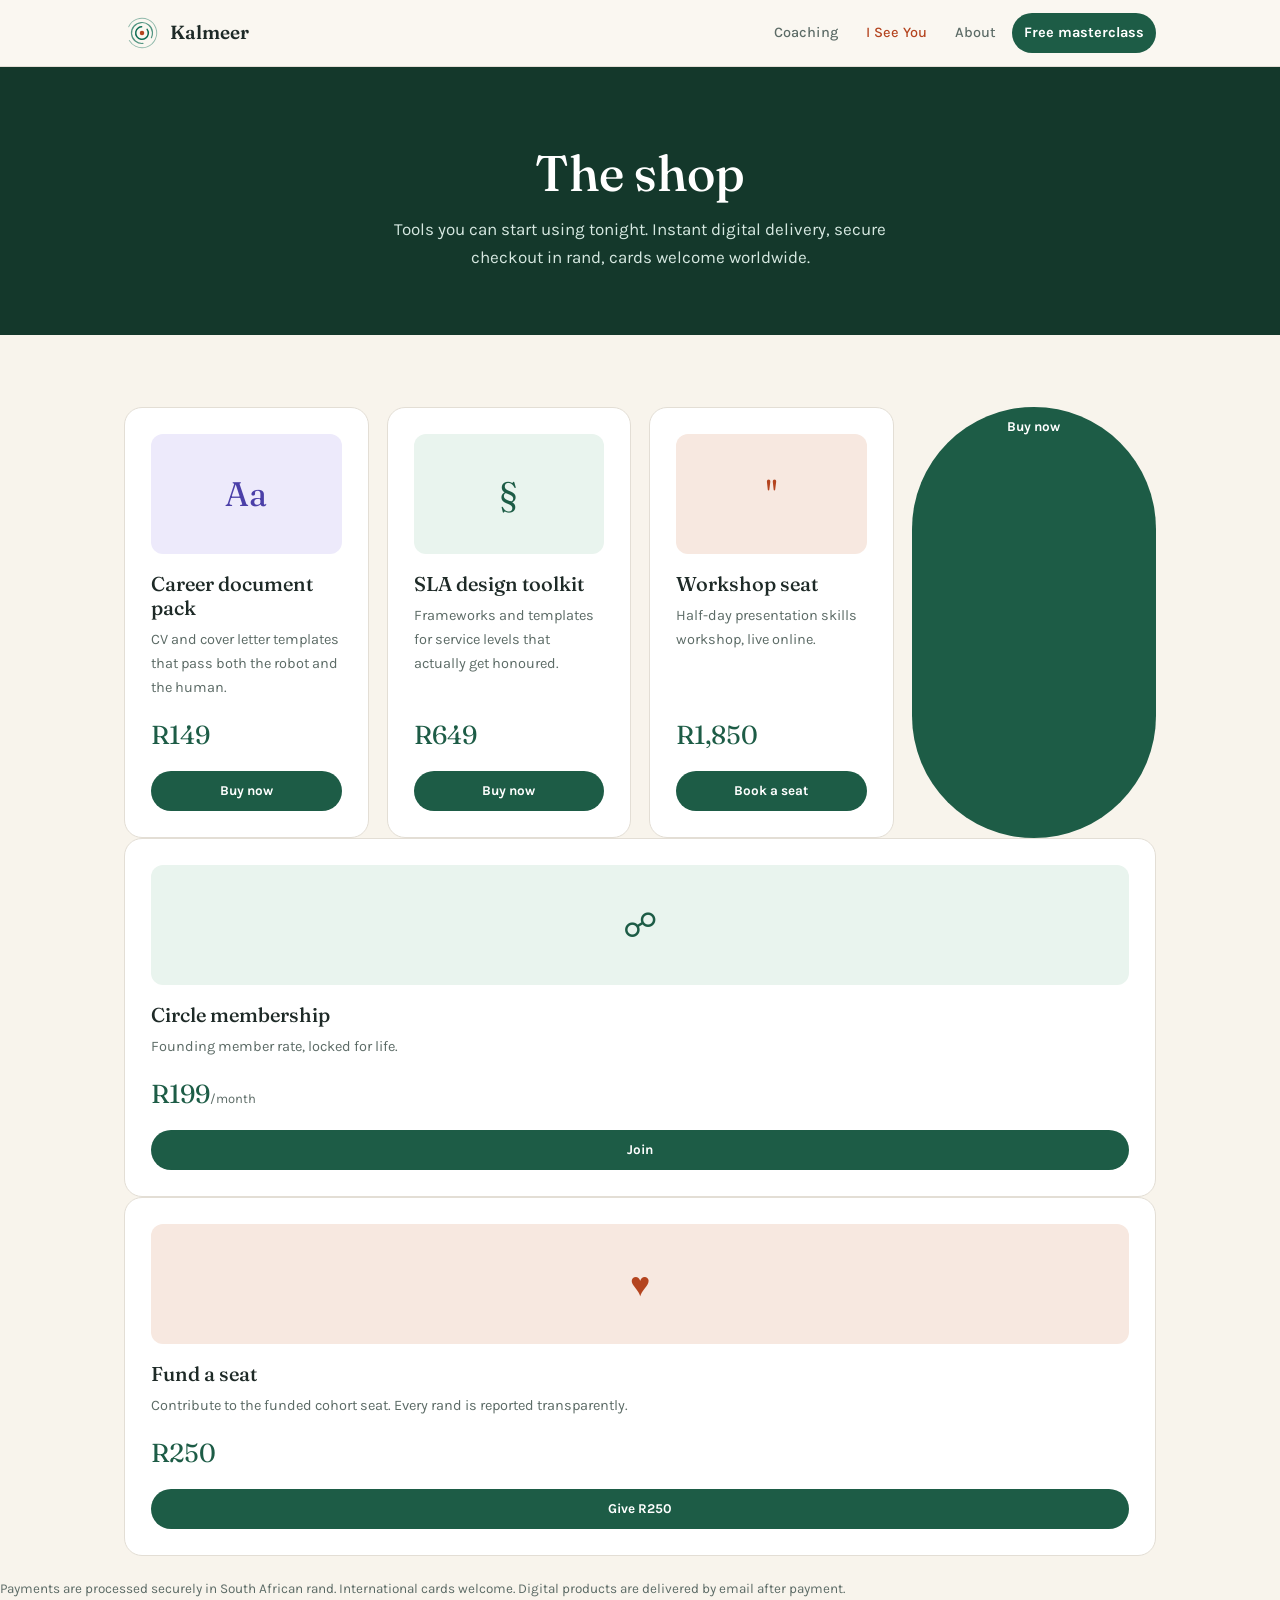
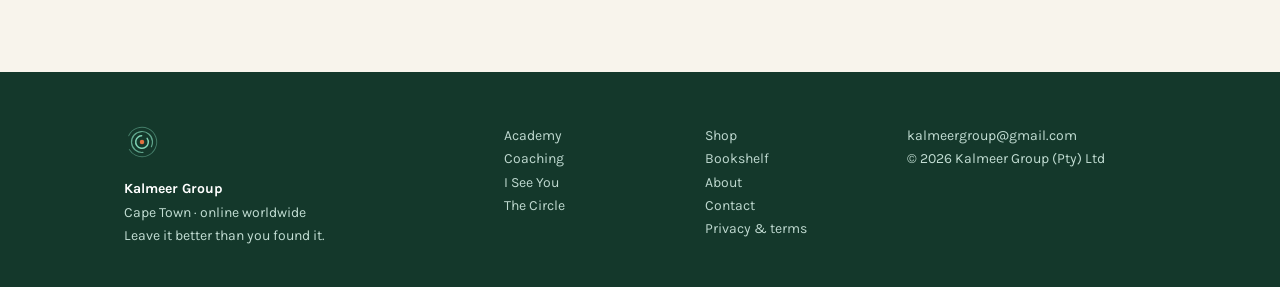
<file: shop.html>
<!DOCTYPE html>
<html lang="en">
<head>
<meta charset="UTF-8">
<meta name="viewport" content="width=device-width, initial-scale=1.0">
<title>Shop — Kalmeer Group</title>
<meta name="description" content="Courses, toolkits, workshop seats and memberships. Secure checkout in ZAR, international cards welcome.">
<link rel="canonical" href="https://www.kalmeergroup.com/shop.html">
<meta property="og:title" content="Shop — Kalmeer Group">
<meta property="og:description" content="Courses, toolkits, workshop seats and memberships. Secure checkout in ZAR, international cards welcome.">
<meta property="og:type" content="website">
<meta property="og:url" content="https://www.kalmeergroup.com/shop.html">
<meta property="og:image" content="https://www.kalmeergroup.com/logo-mark.svg">
<meta name="twitter:card" content="summary">
<link rel="icon" type="image/svg+xml" href="logo-mark.svg">
<link rel="preconnect" href="https://fonts.googleapis.com">
<link href="https://fonts.googleapis.com/css2?family=Fraunces:opsz,wght@9..144,400;9..144,500;9..144,600&family=Karla:wght@400;500;700&display=swap" rel="stylesheet">
<link rel="stylesheet" href="styles.css">
<script type="application/ld+json">{"@context": "https://schema.org", "@type": "Organization", "name": "Kalmeer Group", "url": "https://www.kalmeergroup.com", "logo": "https://www.kalmeergroup.com/logo-mark.svg", "slogan": "Bringing calm to the chaos", "description": "Coaching, courses, and community for careers, communication, and confidence. Cape Town based, online worldwide.", "address": {"@type": "PostalAddress", "addressLocality": "Cape Town", "addressCountry": "ZA"}, "areaServed": "Worldwide", "email": "kalmeergroup@gmail.com"}</script>
</head>
<body>
<nav>
  <div class="nav-inner">
    <a class="logo" href="index.html"><svg width="36" height="36" viewBox="0 0 120 120" aria-hidden="true"><g transform="translate(60,60)"><circle r="7.5" fill="#B4441F"/><circle r="21" fill="none" stroke="#0F6E56" stroke-width="5" stroke-linecap="round" stroke-dasharray="108 24" transform="rotate(-35)"/><circle r="35" fill="none" stroke="#0F6E56" stroke-width="4" stroke-linecap="round" opacity="0.72" stroke-dasharray="183 37" transform="rotate(85)"/><circle r="49" fill="none" stroke="#0F6E56" stroke-width="3" stroke-linecap="round" opacity="0.45" stroke-dasharray="259 49" transform="rotate(205)"/></g></svg><span>Kalmeer</span></a>
    <button class="nav-toggle" aria-label="Menu" onclick="document.querySelector('.nav-links').classList.toggle('open')">☰</button>
    <div class="nav-links">
      <a href="coaching.html">Coaching</a>
      <a href="i-see-you.html" class="iseeyou">I See You</a>
      <a href="about.html">About</a>
      <a class="btn btn-primary btn-small" href="masterclass.html">Free masterclass</a>
    </div>
  </div>
</nav>
<main>

<header class="page-head"><div class="wrap"><h1>The shop</h1>
<p>Tools you can start using tonight. Instant digital delivery, secure checkout in rand, cards welcome worldwide.</p></div></header>
<section><div class="wrap">
 <div class="grid grid-3">
  <div class="card"><div class="prod-img" style="background:#EDEAFB;color:#4B3FA8">Aa</div><h3>Career document pack</h3><p>CV and cover letter templates that pass both the robot and the human.</p><div class="price">R149</div><a class="btn btn-primary btn-small" href="https://pay.yoco.com/r/70Ga9J" target="_blank" rel="noopener">Buy now</a></div>
  <div class="card"><div class="prod-img" style="background:var(--mist);color:var(--teal)">&sect;</div><h3>SLA design toolkit</h3><p>Frameworks and templates for service levels that actually get honoured.</p><div class="price">R649</div><a class="btn btn-primary btn-small" href="#TODO-PAYFAST-SLA">Buy now</a></div>
  <div class="card"><div class="prod-img" style="background:var(--ember-soft);color:var(--ember)">&quot;</div><h3>Workshop seat</h3><p>Half-day presentation skills workshop, live online.</p><div class="price">R1,850</div><a class="btn btn-primary btn-small" href="https://pay.yoco.com/r/mer6k0" target="_blank" rel="noopener">Book a seat</a></div>
<a class="btn btn-primary btn-small" href="https://pay.yoco.com/r/7legEz" target="_blank" rel="noopener">Buy now</a></div>
  <div class="card"><div class="prod-img" style="background:var(--mist);color:var(--teal)">&#9741;</div><h3>Circle membership</h3><p>Founding member rate, locked for life.</p><div class="price">R199<small>/month</small></div><a class="btn btn-primary btn-small" href="#TODO-PAYFAST-CIRCLE">Join</a></div>
  <div class="card"><div class="prod-img" style="background:var(--ember-soft);color:var(--ember)">&hearts;</div><h3>Fund a seat</h3><p>Contribute to the funded cohort seat. Every rand is reported transparently.</p><div class="price">R250</div><a class="btn btn-primary btn-small" href="https://pay.yoco.com/r/7ypORG" target="_blank" rel="noopener">Give R250</a></div>
 </div>
 <p class="muted" style="margin-top:22px;font-size:13.5px">Payments are processed securely in South African rand. International cards welcome. Digital products are delivered by email after payment.</p>
</div></section>

</main>
<footer>
  <div class="wrap foot-grid">
    <div><svg width="36" height="36" viewBox="0 0 120 120" aria-hidden="true"><g transform="translate(60,60)"><circle r="7.5" fill="#E0703F"/><circle r="21" fill="none" stroke="#7FD1B4" stroke-width="5" stroke-linecap="round" stroke-dasharray="108 24" transform="rotate(-35)"/><circle r="35" fill="none" stroke="#7FD1B4" stroke-width="4" stroke-linecap="round" opacity="0.72" stroke-dasharray="183 37" transform="rotate(85)"/><circle r="49" fill="none" stroke="#7FD1B4" stroke-width="3" stroke-linecap="round" opacity="0.45" stroke-dasharray="259 49" transform="rotate(205)"/></g></svg><p style="margin-top:10px"><strong style="color:#fff">Kalmeer Group</strong><br>Cape Town &middot; online worldwide<br>Leave it better than you found it.</p></div>
    <div><p><a href="academy.html">Academy</a><br><a href="coaching.html">Coaching</a><br><a href="i-see-you.html">I See You</a><br><a href="circle.html">The Circle</a></p></div>
    <div><p><a href="shop.html">Shop</a><br><a href="bookshelf.html">Bookshelf</a><br><a href="about.html">About</a><br><a href="contact.html">Contact</a><br><a href="privacy.html">Privacy &amp; terms</a></p></div>
    <div><p>kalmeergroup@gmail.com<br>&copy; 2026 Kalmeer Group (Pty) Ltd</p></div>
  </div>
</footer>
<script src="site.js"></script>
</body>
</html>
</file>
<file: styles.css>
:root{--deep:#14382B;--teal:#1D5C46;--teal-soft:#2E8B6A;--mist:#E9F4EE;--sand:#F8F4EC;--card:#FFF;--ink:#1E2A27;--ink-soft:#5C6B66;--ember:#B4441F;--ember-soft:#F7E8E0;--ember-deep:#5E2410;--line:#E3DED5;--gold:#C8913A}
*{margin:0;padding:0;box-sizing:border-box}
html{scroll-behavior:smooth}
body{font-family:'Karla',sans-serif;background:var(--sand);color:var(--ink);line-height:1.65;font-size:16px}
h1,h2,h3{font-family:'Fraunces',serif;font-weight:500;line-height:1.2}
a{color:var(--teal);text-decoration:none}
.wrap{max-width:1080px;margin:0 auto;padding:0 24px}
section{padding:72px 0}
.muted{color:var(--ink-soft)}
.btn{display:inline-block;border:none;cursor:pointer;font-family:'Karla',sans-serif;font-weight:700;font-size:15px;padding:13px 26px;border-radius:999px;transition:transform .15s;text-decoration:none;text-align:center}
.btn:hover{transform:translateY(-1px)}
.btn:focus-visible{outline:3px solid var(--teal-soft);outline-offset:2px}
.btn-primary{background:var(--teal);color:#fff}
.btn-ghost{background:transparent;color:var(--teal);border:1.5px solid var(--teal)}
.btn-ember{background:var(--ember);color:#fff}
.btn-small{padding:9px 18px;font-size:13.5px}
.eyebrow{font-size:12.5px;letter-spacing:.14em;text-transform:uppercase;font-weight:700;color:var(--teal)}
.eyebrow.ember{color:var(--ember)}
nav{position:sticky;top:0;z-index:50;background:rgba(250,247,242,.93);backdrop-filter:blur(10px);border-bottom:1px solid var(--line)}
.nav-inner{display:flex;align-items:center;justify-content:space-between;padding:13px 24px;max-width:1080px;margin:0 auto;gap:12px}
.logo{display:flex;align-items:center;gap:10px;font-family:'Fraunces',serif;font-size:19px;font-weight:600;color:var(--ink)}
.nav-links{display:flex;gap:4px;align-items:center;flex-wrap:wrap}
.nav-links a{font-size:14.5px;font-weight:500;color:var(--ink-soft);padding:8px 12px;border-radius:999px}
.nav-links a:hover{background:var(--mist);color:var(--teal)}
.nav-links a.active{background:var(--mist);color:var(--teal);font-weight:700}
.nav-links a.iseeyou{color:var(--ember)}
.nav-toggle{display:none;background:none;border:none;font-size:22px;cursor:pointer;color:var(--ink)}
.hero{position:relative;overflow:hidden;background:var(--deep);color:#fff;padding:104px 0 112px;text-align:center}
.hero h1{font-size:clamp(38px,6vw,62px);max-width:780px;margin:0 auto 20px}
.hero p{font-size:19px;color:#D6E8E1;max-width:560px;margin:0 auto 34px}
.hero .btn-row{display:flex;gap:14px;justify-content:center;flex-wrap:wrap;position:relative}
.hero-cred{margin-top:44px;font-size:13.5px;color:#8FB5A9;display:flex;gap:22px;justify-content:center;flex-wrap:wrap;position:relative}
.ripples{position:absolute;left:50%;top:50%;transform:translate(-50%,-50%);pointer-events:none;opacity:.5}
.ripples circle{fill:none;stroke:#1D9E75;stroke-width:1.2;transform-origin:center;animation:ripple 7s ease-out infinite}
.ripples circle:nth-child(2){animation-delay:1.7s}.ripples circle:nth-child(3){animation-delay:3.4s}.ripples circle:nth-child(4){animation-delay:5.1s}
@keyframes ripple{0%{transform:scale(.25);opacity:0}25%{opacity:.7}100%{transform:scale(1.15);opacity:0}}
@media (prefers-reduced-motion:reduce){.ripples circle{animation:none;opacity:.25}}
.page-head{background:var(--deep);color:#fff;padding:76px 0 64px;text-align:center}
.page-head h1{font-size:clamp(32px,5vw,50px);margin-bottom:12px}
.page-head p{color:#D6E8E1;max-width:560px;margin:0 auto;font-size:17px}
.page-head.ember{background:var(--ember-deep)}
.page-head.ember p{color:#F0CDBB}
.grid{display:grid;gap:18px}
.grid-2{grid-template-columns:repeat(auto-fit,minmax(300px,1fr))}
.grid-3{grid-template-columns:repeat(auto-fit,minmax(240px,1fr))}
.grid-4{grid-template-columns:repeat(auto-fit,minmax(220px,1fr))}
.card{background:var(--card);border:1px solid var(--line);border-radius:18px;padding:26px;display:flex;flex-direction:column}
.card h3{font-size:20px;margin-bottom:8px}
.card .price{font-family:'Fraunces',serif;font-size:26px;color:var(--teal);margin:14px 0}
.card .price small{font-family:'Karla',sans-serif;font-size:13px;color:var(--ink-soft);font-weight:400}
.card p{font-size:14.5px;color:var(--ink-soft);flex:1}
.tag{align-self:flex-start;font-size:11.5px;font-weight:700;letter-spacing:.08em;text-transform:uppercase;padding:4px 12px;border-radius:999px;background:var(--mist);color:var(--teal);margin-bottom:14px}
.card.signature{border:2px solid var(--teal-soft)}
.card.signature .tag{background:var(--teal);color:#fff}
.sec-head{max-width:620px;margin-bottom:40px}
.sec-head h2{font-size:clamp(28px,4vw,40px);margin:10px 0 12px}
.sec-head p{color:var(--ink-soft);font-size:16.5px}
.center{text-align:center}
.center .sec-head{margin-left:auto;margin-right:auto}
.band{border-radius:20px;padding:28px 32px;display:flex;align-items:center;justify-content:space-between;gap:18px;flex-wrap:wrap}
.band.mist{background:var(--mist);border:1px solid #CBE4DA}
.band.ember{background:var(--ember-soft);border:1px solid #F0997B}
.iseeyou-band{background:var(--ember-soft)}
.bar{height:10px;background:var(--ember-soft);border-radius:999px;overflow:hidden;margin:12px 0 8px}
.bar-fill{height:100%;background:var(--teal-soft);border-radius:999px}
.quote{font-family:'Fraunces',serif;font-size:clamp(20px,3vw,27px);font-style:italic;max-width:680px;margin:0 auto;color:var(--deep)}
.circle-band{background:var(--deep);color:#fff}
.circle-band h2{color:#fff}
.circle-band .muted{color:#C2DDD3}
.circle-price{font-family:'Fraunces',serif;font-size:44px}
.circle-price small{font-family:'Karla',sans-serif;font-size:15px;color:#9FC3B7}
.faq details{background:var(--card);border:1px solid var(--line);border-radius:14px;padding:18px 22px;margin-bottom:12px}
.faq summary{font-weight:700;cursor:pointer;font-size:15.5px}
.faq p{margin-top:10px;font-size:14.5px;color:var(--ink-soft)}
.quiz-box{background:var(--card);border:1px solid var(--line);border-radius:22px;padding:38px;max-width:640px;margin:0 auto}
.quiz-q{font-family:'Fraunces',serif;font-size:22px;margin-bottom:22px}
.quiz-opts{display:grid;gap:10px}
.quiz-opts button{text-align:left;padding:14px 18px;border-radius:12px;border:1.5px solid var(--line);background:#fff;font-family:'Karla',sans-serif;font-size:15px;cursor:pointer}
.quiz-opts button:hover{border-color:var(--teal);background:var(--mist)}
.quiz-progress{font-size:13px;color:var(--ink-soft);margin-bottom:14px;letter-spacing:.06em}
.gauge{width:170px;height:170px;border-radius:50%;margin:0 auto 20px;display:flex;align-items:center;justify-content:center;font-family:'Fraunces',serif;font-size:40px;color:var(--deep)}
.prod-img{height:120px;border-radius:12px;display:flex;align-items:center;justify-content:center;font-family:'Fraunces',serif;font-size:34px;margin-bottom:18px}
input,textarea{font-family:'Karla',sans-serif;font-size:15px;padding:12px 16px;border:1.5px solid var(--line);border-radius:12px;background:#fff;width:100%}
input:focus,textarea:focus{outline:2px solid var(--teal-soft);border-color:var(--teal)}
footer{background:var(--deep);color:#C2DDD3;padding:52px 0 40px;font-size:14px}
footer a{color:#BFD9D0}
footer a:hover{color:#fff}
.foot-grid{display:grid;grid-template-columns:2fr 1fr 1fr 1.4fr;gap:24px}
@media(max-width:820px){.foot-grid{grid-template-columns:1fr 1fr}}
@media(max-width:720px){
  section{padding:52px 0}
  .nav-toggle{display:block}
  .nav-links{display:none;width:100%;flex-direction:column;align-items:stretch;padding:10px 0}
  .nav-links.open{display:flex}
  .nav-links a{padding:12px}
}

/* --- fix: nav CTA button text was inheriting grey link colour --- */
.nav-links a.btn-primary{color:#fff;font-weight:700}
.nav-links a.btn-primary:hover{background:var(--deep);color:#fff}
.btn-primary, a.btn-primary{color:#fff}
/* --- mobile hardening --- */
html,body{overflow-x:hidden}
img{height:auto}
@media(max-width:840px){
  .face-wrap svg{max-width:88vw;height:auto}
  .face{width:min(250px,68vw);height:min(250px,68vw)}
}
@media(max-width:760px){
  section{padding:44px 0}
  .wrap{padding:0 18px}
  div[style*="grid-template-columns"],.wrap[style*="grid-template-columns"]{display:block!important}
  div[style*="grid-template-columns"] img,.wrap[style*="grid-template-columns"] img{display:block;width:100%;max-width:340px;margin:0 auto 20px;position:static!important}
  .flag4,.flagship{padding:28px 18px}
  .quiz-box{padding:26px 18px}
  .hero4 h1{font-size:clamp(32px,9vw,42px)}
  .nav-links{gap:2px}
  .nav-links a{padding:12px;font-size:15px}
  .foot-grid{grid-template-columns:1fr;text-align:left;gap:18px}
  .band{padding:22px 18px}
}
</file>
